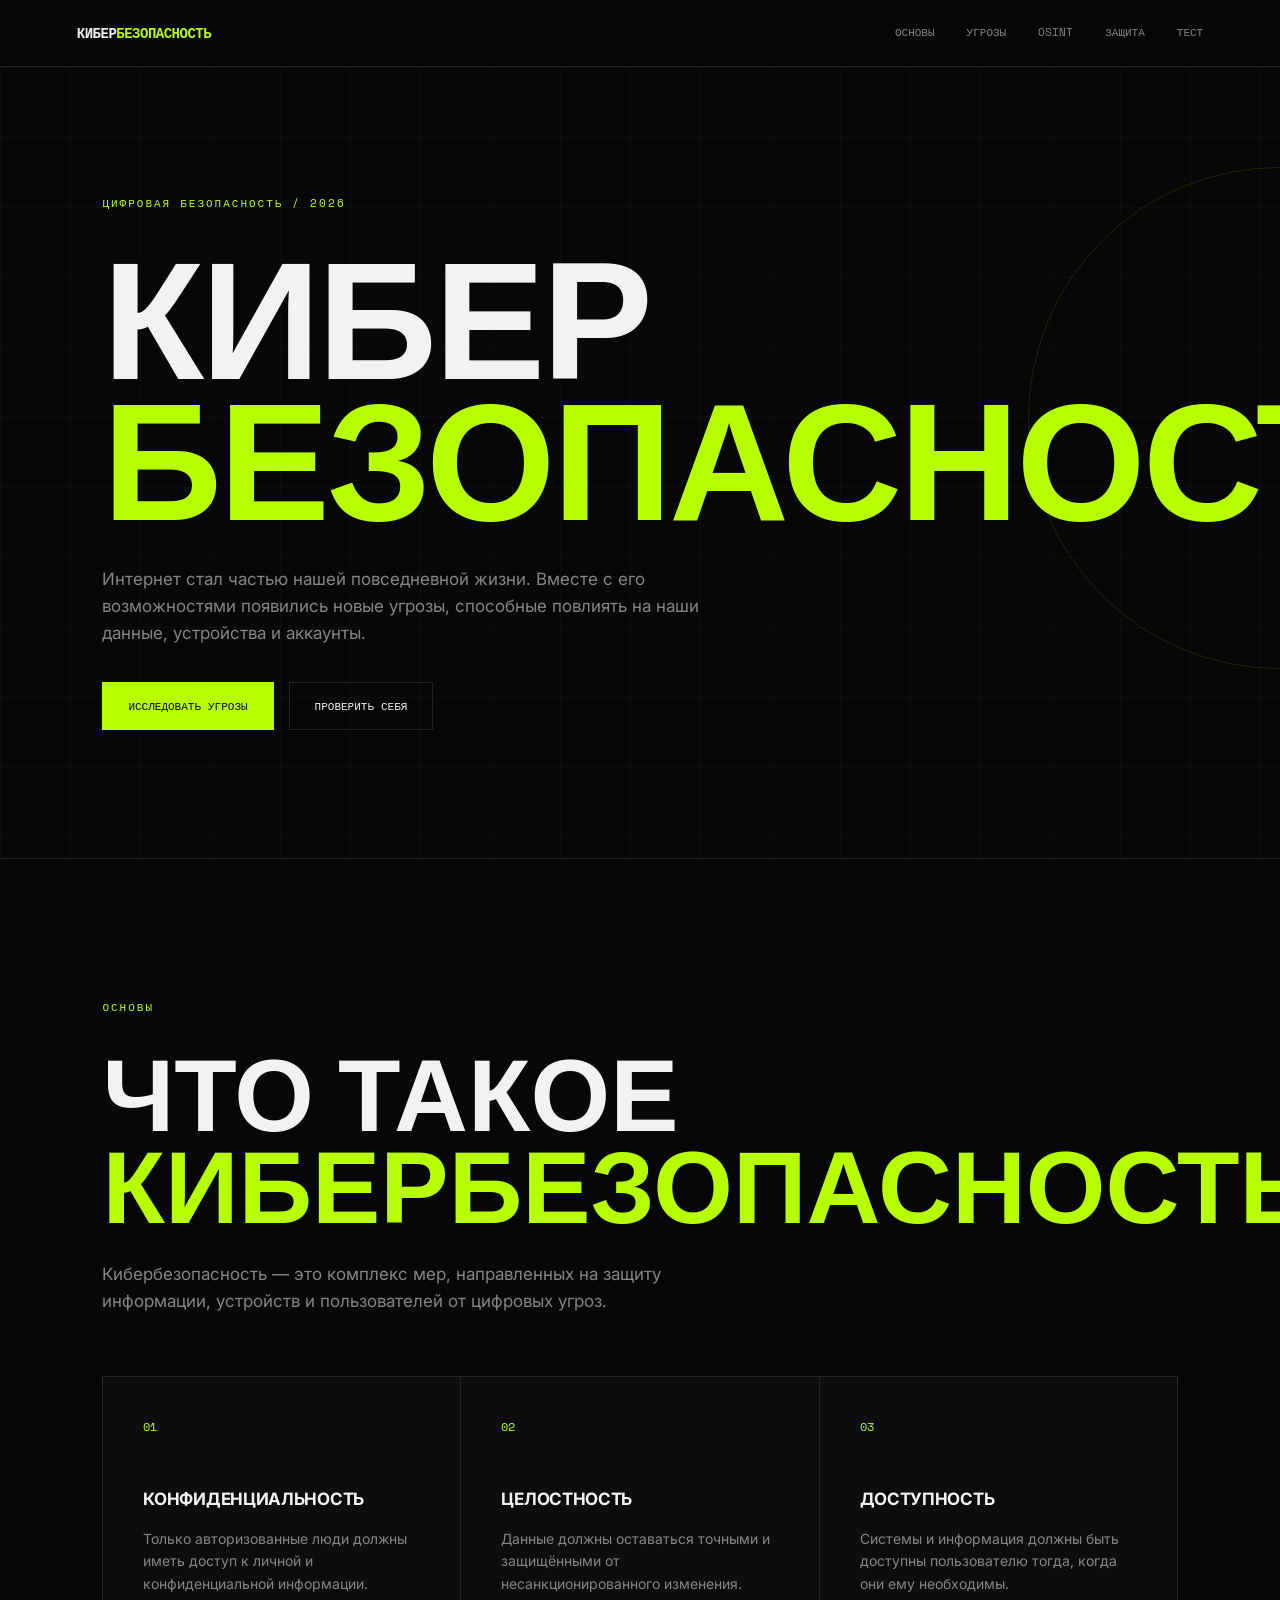
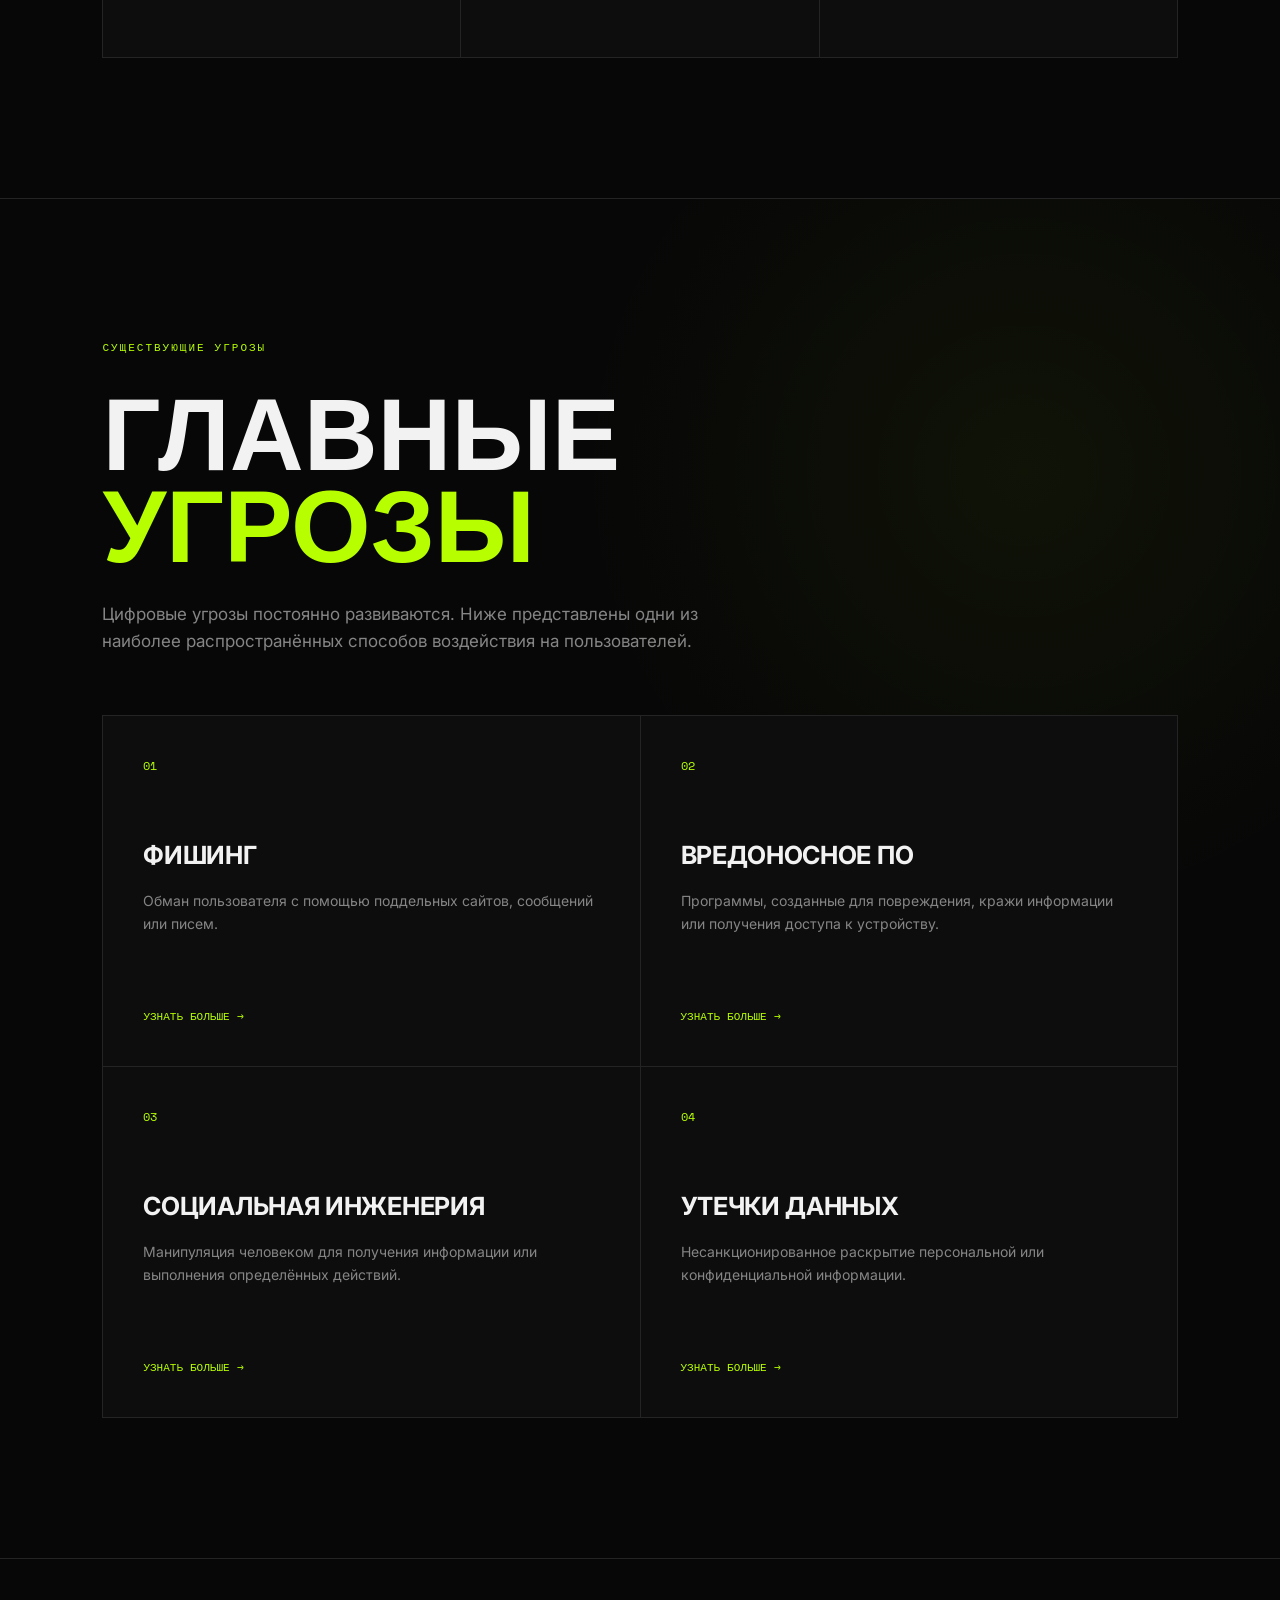
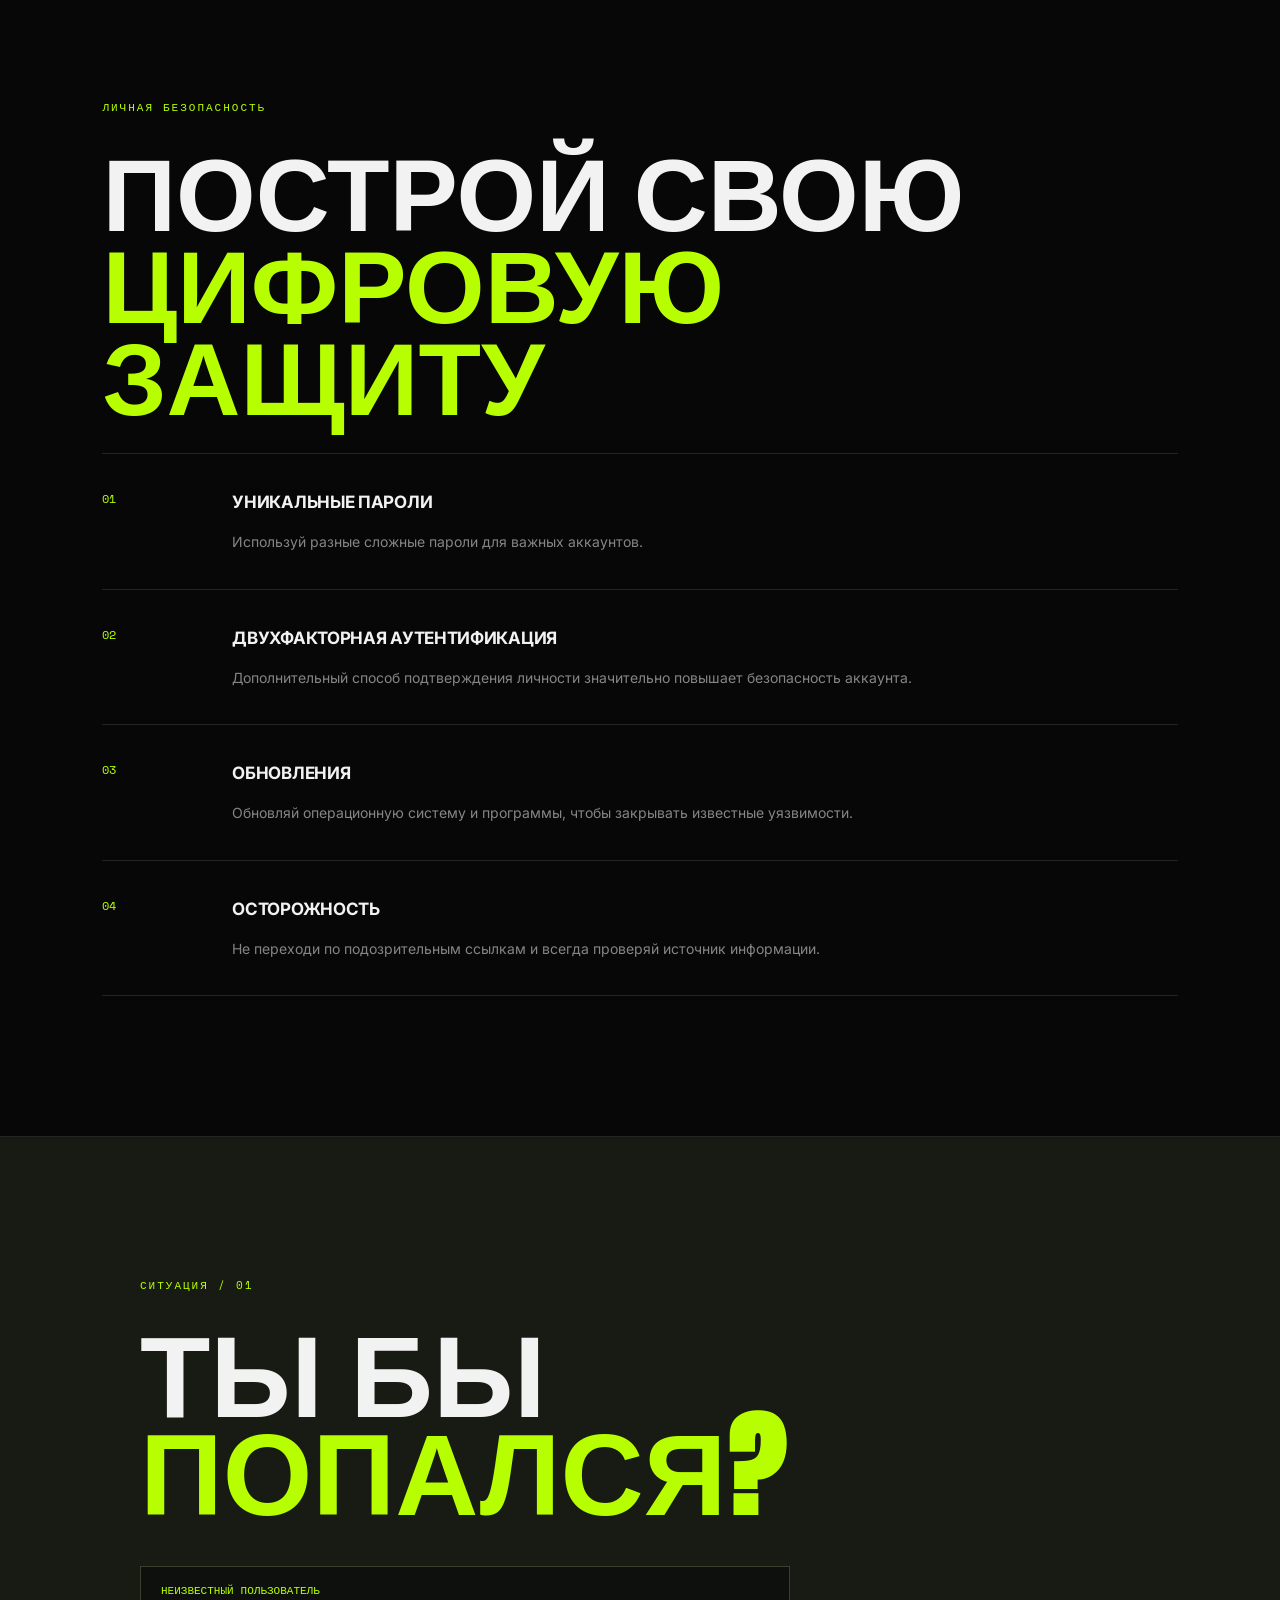
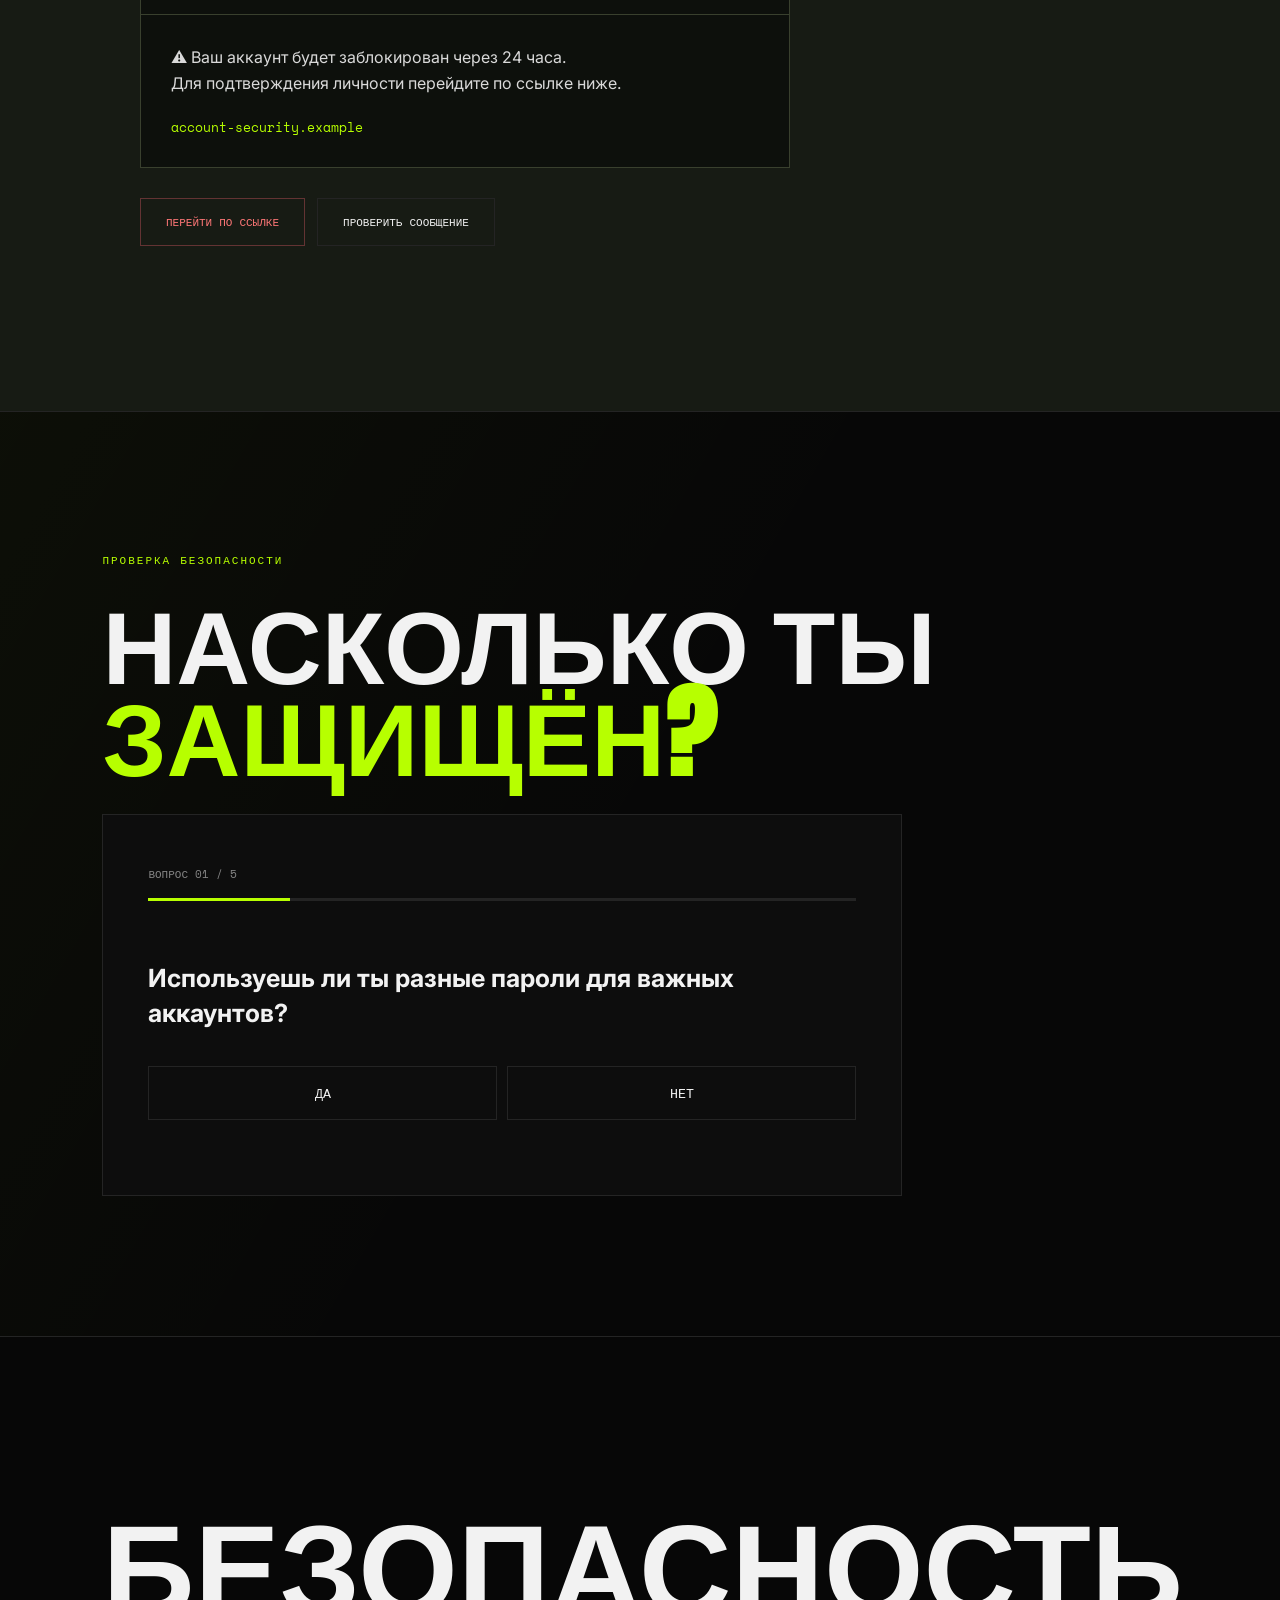
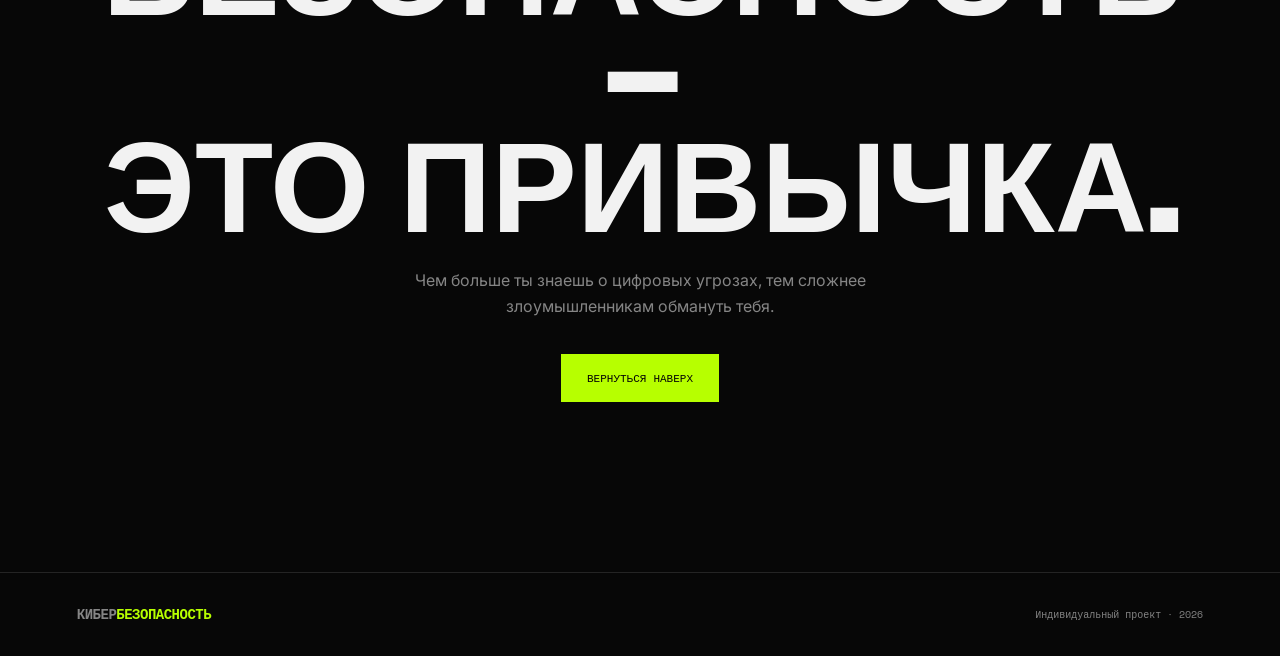
<file: index.html>
<!DOCTYPE html>
<html lang="ru">
<head>
    <meta charset="UTF-8">
    <meta name="viewport" content="width=device-width, initial-scale=1.0">
    <title>Кибербезопасность</title>

    <link rel="preconnect" href="https://fonts.googleapis.com">
    <link rel="preconnect" href="https://fonts.gstatic.com" crossorigin>
    <link href="https://fonts.googleapis.com/css2?family=Anton&family=Inter:wght@400;500;600;700&family=Space+Mono:wght@400;700&display=swap" rel="stylesheet">

    <link rel="stylesheet" href="style.css">
</head>

<body>

<header class="header">
    <div class="logo">
        КИБЕР<span>БЕЗОПАСНОСТЬ</span>
    </div>

    <ul class="nav-links">
        <li><a href="#basics">ОСНОВЫ</a></li>
        <li><a href="#threats">УГРОЗЫ</a></li>
        <li><a href="osint.html">OSINT</a></li>
        <li><a href="#defense">ЗАЩИТА</a></li>
        <li><a href="#quiz">ТЕСТ</a></li>
    </ul>
</header>


<main>

    <!-- HERO -->

    <section class="hero">

        <div class="hero-label">
            ЦИФРОВАЯ БЕЗОПАСНОСТЬ / 2026
        </div>

        <h1>
            КИБЕР
            <span>БЕЗОПАСНОСТЬ</span>
        </h1>

        <p class="hero-description">
            Интернет стал частью нашей повседневной жизни.
            Вместе с его возможностями появились новые угрозы,
            способные повлиять на наши данные, устройства и аккаунты.
        </p>

        <div class="hero-buttons">
            <a href="#threats" class="button button-primary">
                Исследовать угрозы
            </a>

            <a href="#quiz" class="button button-secondary">
                Проверить себя
            </a>
        </div>

    </section>


    <!-- BASICS -->

    <section class="section" id="basics">

        <div class="section-label">
            ОСНОВЫ
        </div>

        <h2>
            Что такое<br>
            <span>кибербезопасность?</span>
        </h2>

        <p class="section-intro">
            Кибербезопасность — это комплекс мер, направленных
            на защиту информации, устройств и пользователей
            от цифровых угроз.
        </p>


        <div class="info-grid">

            <article class="info-card">
                <div class="card-number">01</div>

                <h3>КОНФИДЕНЦИАЛЬНОСТЬ</h3>

                <p>
                    Только авторизованные люди должны иметь
                    доступ к личной и конфиденциальной информации.
                </p>
            </article>


            <article class="info-card">
                <div class="card-number">02</div>

                <h3>ЦЕЛОСТНОСТЬ</h3>

                <p>
                    Данные должны оставаться точными и защищёнными
                    от несанкционированного изменения.
                </p>
            </article>


            <article class="info-card">
                <div class="card-number">03</div>

                <h3>ДОСТУПНОСТЬ</h3>

                <p>
                    Системы и информация должны быть доступны
                    пользователю тогда, когда они ему необходимы.
                </p>
            </article>

        </div>

    </section>


    <!-- THREATS -->

    <section class="section threats-section" id="threats">

        <div class="section-label">
            СУЩЕСТВУЮЩИЕ УГРОЗЫ
        </div>

        <h2>
            Главные<br>
            <span>угрозы</span>
        </h2>

        <p class="section-intro">
            Цифровые угрозы постоянно развиваются.
            Ниже представлены одни из наиболее распространённых
            способов воздействия на пользователей.
        </p>


        <div class="threat-grid">

            <article class="threat-card">

                <div class="threat-icon">
                    01
                </div>

                <h3>ФИШИНГ</h3>

                <p>
                    Обман пользователя с помощью поддельных
                    сайтов, сообщений или писем.
                </p>

                <a href="phishing.html" class="learn-more">
                    УЗНАТЬ БОЛЬШЕ →
                </a>

            </article>


            <article class="threat-card">

                <div class="threat-icon">
                    02
                </div>

                <h3>ВРЕДОНОСНОЕ ПО</h3>

                <p>
                    Программы, созданные для повреждения,
                    кражи информации или получения доступа
                    к устройству.
                </p>

                <a href="malware.html" class="learn-more">
                    УЗНАТЬ БОЛЬШЕ →
                </a>

            </article>


            <article class="threat-card">

                <div class="threat-icon">
                    03
                </div>

                <h3>СОЦИАЛЬНАЯ ИНЖЕНЕРИЯ</h3>

                <p>
                    Манипуляция человеком для получения
                    информации или выполнения определённых действий.
                </p>

                <a href="social-engineering.html" class="learn-more">
                    УЗНАТЬ БОЛЬШЕ →
                </a>

            </article>


            <article class="threat-card">

                <div class="threat-icon">
                    04
                </div>

                <h3>УТЕЧКИ ДАННЫХ</h3>

                <p>
                    Несанкционированное раскрытие персональной
                    или конфиденциальной информации.
                </p>

                <a href="data-leaks.html" class="learn-more">
                    УЗНАТЬ БОЛЬШЕ →
                </a>

            </article>

        </div>

    </section>


    <!-- DEFENSE -->

    <section class="section" id="defense">

        <div class="section-label">
            ЛИЧНАЯ БЕЗОПАСНОСТЬ
        </div>

        <h2>
            Построй свою<br>
            <span>цифровую защиту</span>
        </h2>


        <div class="defense-list">

            <div class="defense-item">

                <div class="defense-number">01</div>

                <div>
                    <h3>УНИКАЛЬНЫЕ ПАРОЛИ</h3>

                    <p>
                        Используй разные сложные пароли
                        для важных аккаунтов.
                    </p>
                </div>

            </div>


            <div class="defense-item">

                <div class="defense-number">02</div>

                <div>
                    <h3>ДВУХФАКТОРНАЯ АУТЕНТИФИКАЦИЯ</h3>

                    <p>
                        Дополнительный способ подтверждения личности
                        значительно повышает безопасность аккаунта.
                    </p>
                </div>

            </div>


            <div class="defense-item">

                <div class="defense-number">03</div>

                <div>
                    <h3>ОБНОВЛЕНИЯ</h3>

                    <p>
                        Обновляй операционную систему и программы,
                        чтобы закрывать известные уязвимости.
                    </p>
                </div>

            </div>


            <div class="defense-item">

                <div class="defense-number">04</div>

                <div>
                    <h3>ОСТОРОЖНОСТЬ</h3>

                    <p>
                        Не переходи по подозрительным ссылкам
                        и всегда проверяй источник информации.
                    </p>
                </div>

            </div>

        </div>

    </section>


    <!-- SCENARIO -->

    <section class="scenario">

        <div class="scenario-content">

            <div class="section-label">
                СИТУАЦИЯ / 01
            </div>

            <h2>
                Ты бы<br>
                <span>попался?</span>
            </h2>

            <div class="message-window">

                <div class="message-header">
                    НЕИЗВЕСТНЫЙ ПОЛЬЗОВАТЕЛЬ
                </div>

                <div class="message-body">

                    <p>
                        ⚠ Ваш аккаунт будет заблокирован
                        через 24 часа.
                    </p>

                    <p>
                        Для подтверждения личности перейдите
                        по ссылке ниже.
                    </p>

                    <p class="fake-link">
                        account-security.example
                    </p>

                </div>

            </div>


            <div class="scenario-buttons">

                <button
                    class="button button-danger"
                    onclick="phishingChoice('link')">
                    Перейти по ссылке
                </button>

                <button
                    class="button button-secondary"
                    onclick="phishingChoice('check')">
                    Проверить сообщение
                </button>

            </div>


            <div id="scenario-result" class="scenario-result"></div>

        </div>

    </section>


    <!-- QUIZ -->

    <section class="section quiz-section" id="quiz">

        <div class="section-label">
            ПРОВЕРКА БЕЗОПАСНОСТИ
        </div>

        <h2>
            Насколько ты<br>
            <span>защищён?</span>
        </h2>


        <div class="quiz-box">

            <div class="quiz-progress">
                <span id="question-number">ВОПРОС 01 / 05</span>

                <div class="progress-line">
                    <div id="progress-bar"></div>
                </div>
            </div>


            <h3 id="question">
                Используешь ли ты разные пароли
                для важных аккаунтов?
            </h3>


            <div class="quiz-buttons">

                <button
                    class="quiz-button"
                    onclick="answerQuiz(true)">
                    ДА
                </button>

                <button
                    class="quiz-button"
                    onclick="answerQuiz(false)">
                    НЕТ
                </button>

            </div>


            <div id="quiz-result" class="quiz-result"></div>

        </div>

    </section>


    <!-- FINAL -->

    <section class="final-section">

        <h2>
            БЕЗОПАСНОСТЬ —<br>
            ЭТО ПРИВЫЧКА.
        </h2>

        <p>
            Чем больше ты знаешь о цифровых угрозах,
            тем сложнее злоумышленникам обмануть тебя.
        </p>

        <a href="#" class="button button-primary">
            Вернуться наверх
        </a>

    </section>

</main>


<footer class="footer">

    <div class="logo">
        КИБЕР<span>БЕЗОПАСНОСТЬ</span>
    </div>

    <div>
        Индивидуальный проект · 2026
    </div>

</footer>


<script src="script.js"></script>

</body>
</html>
</file>
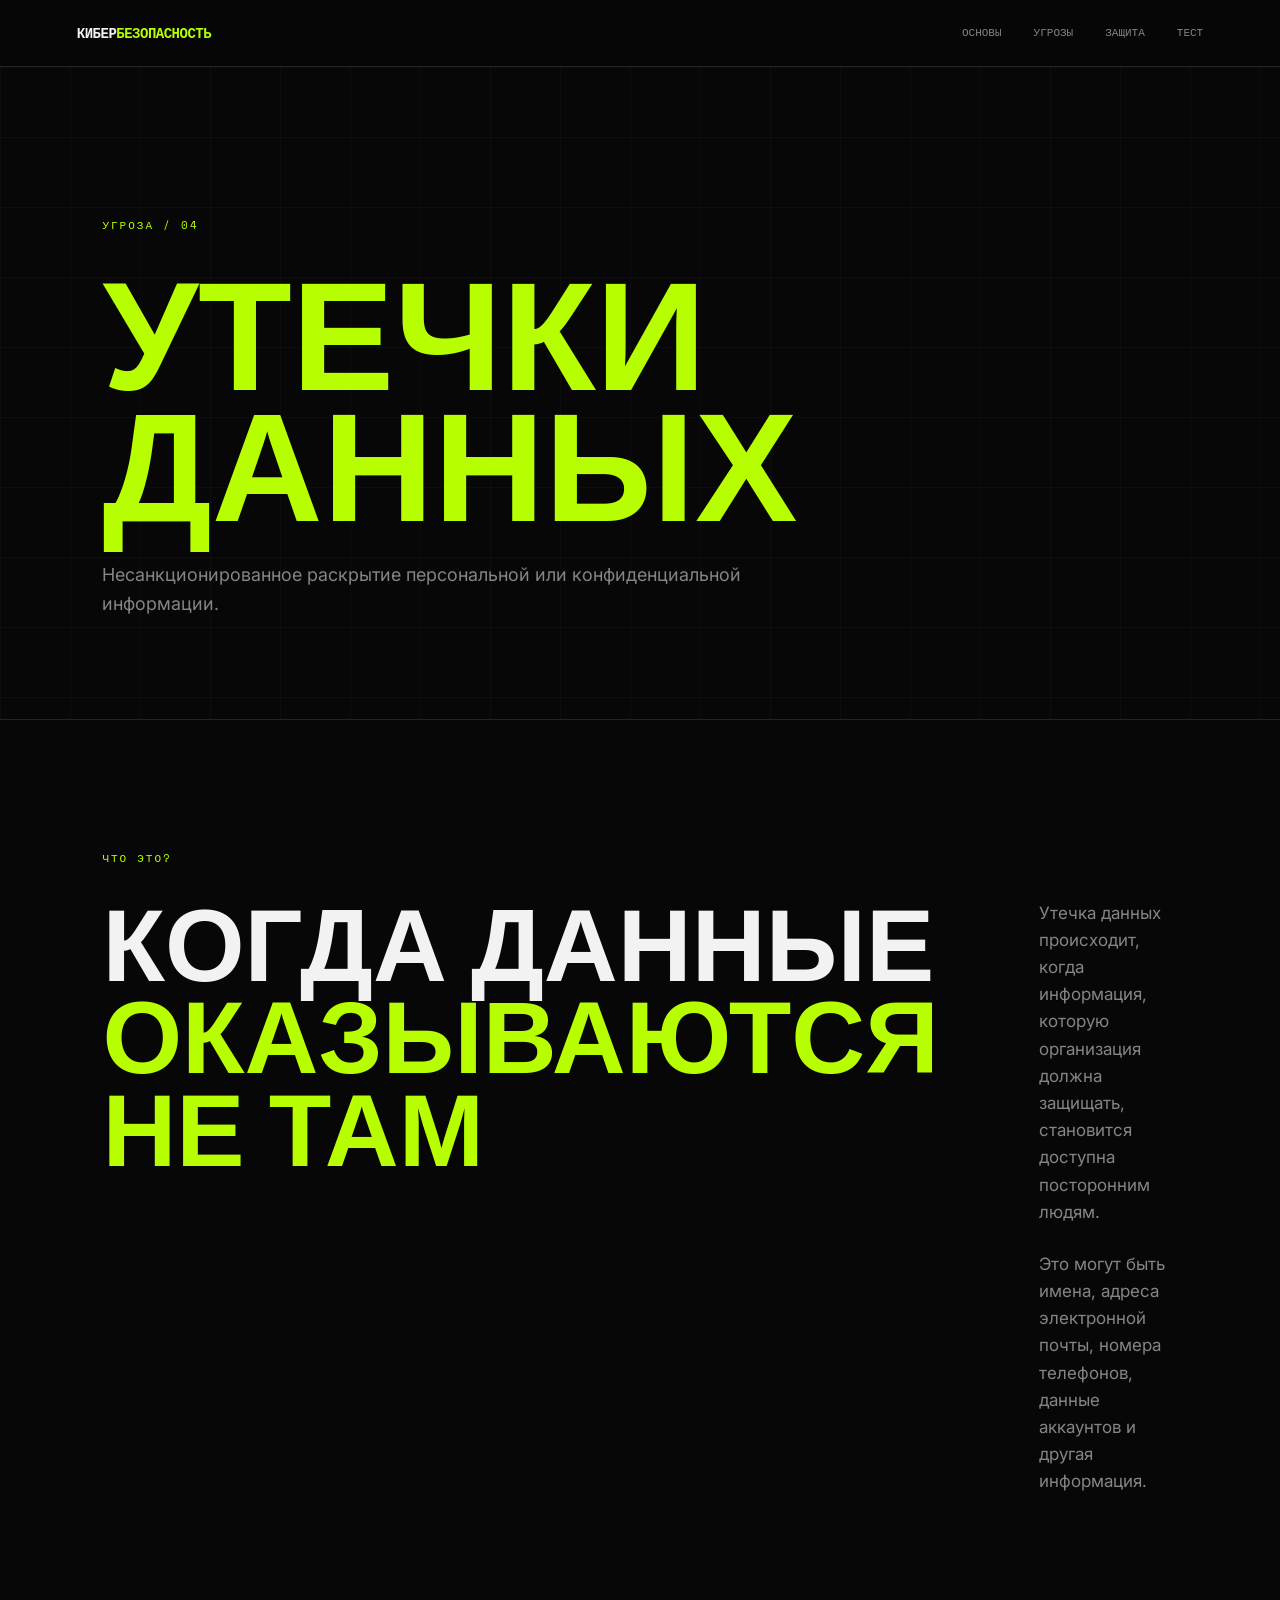
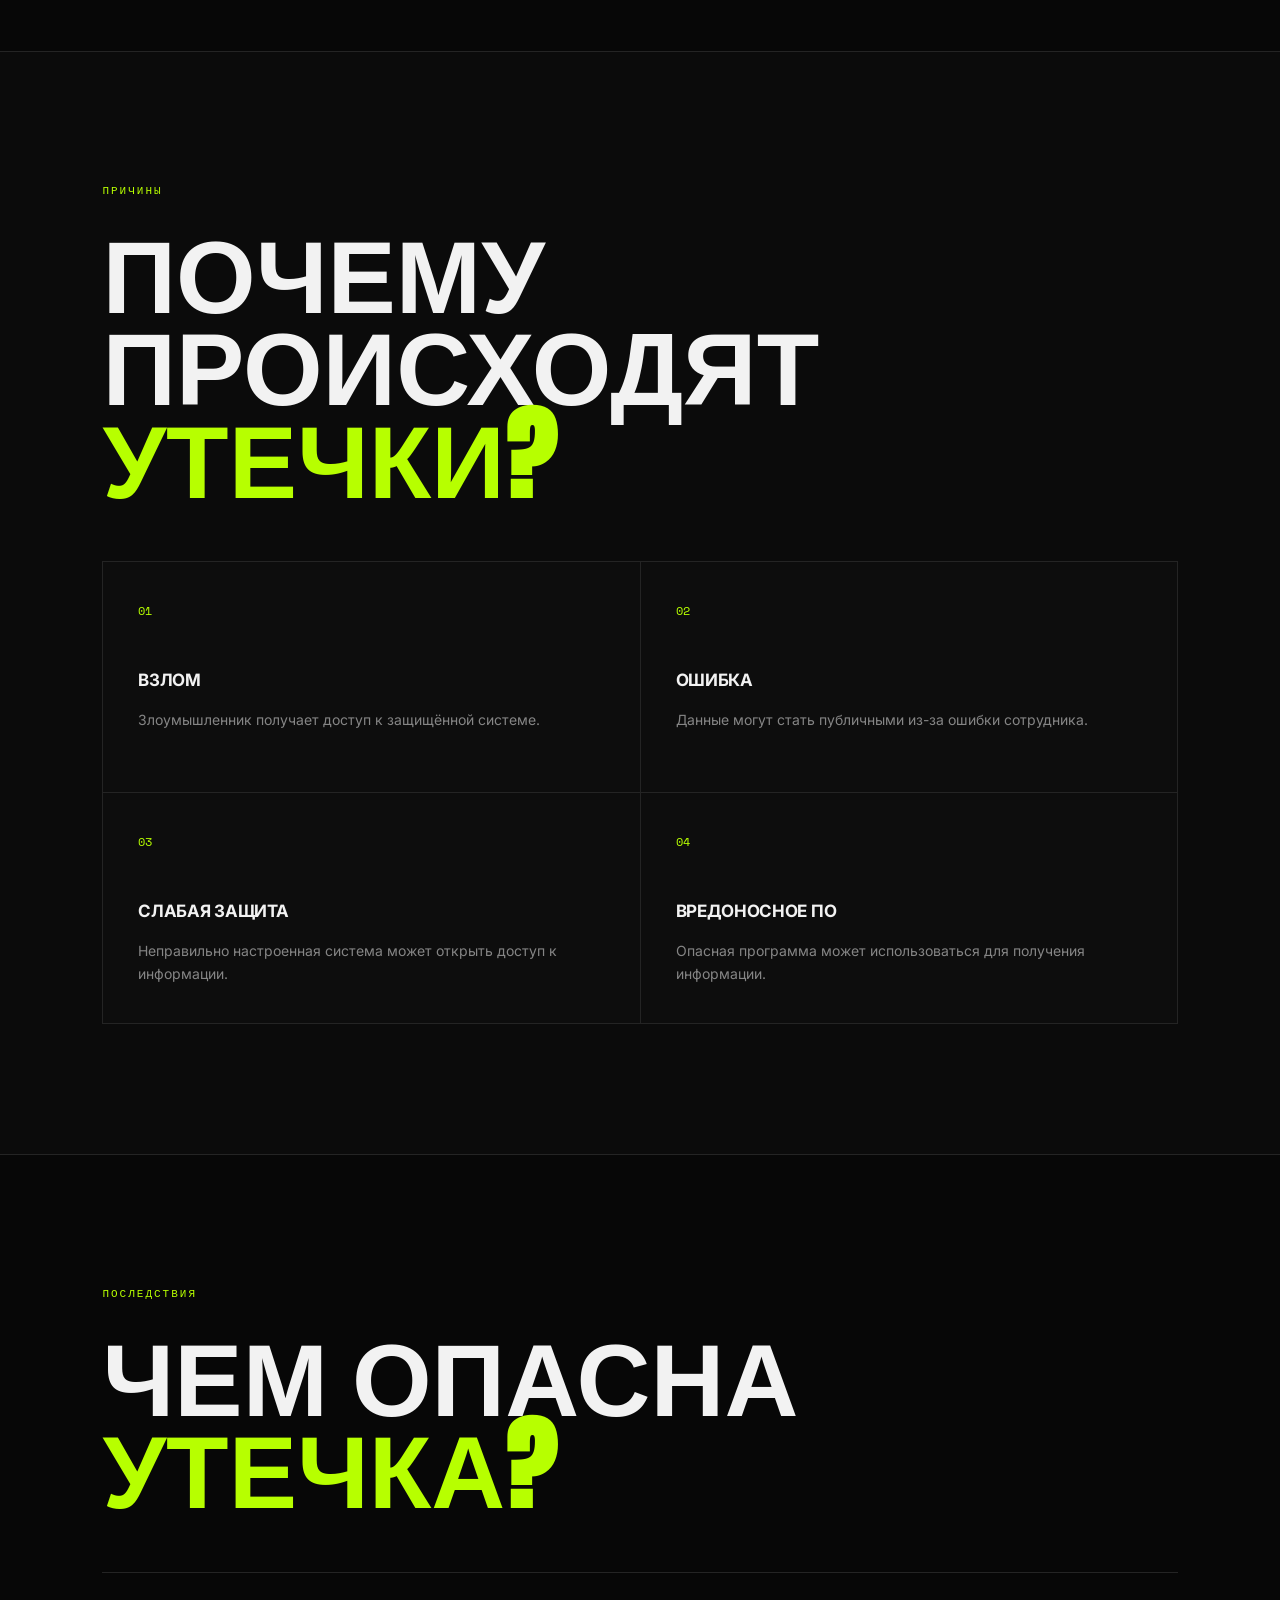
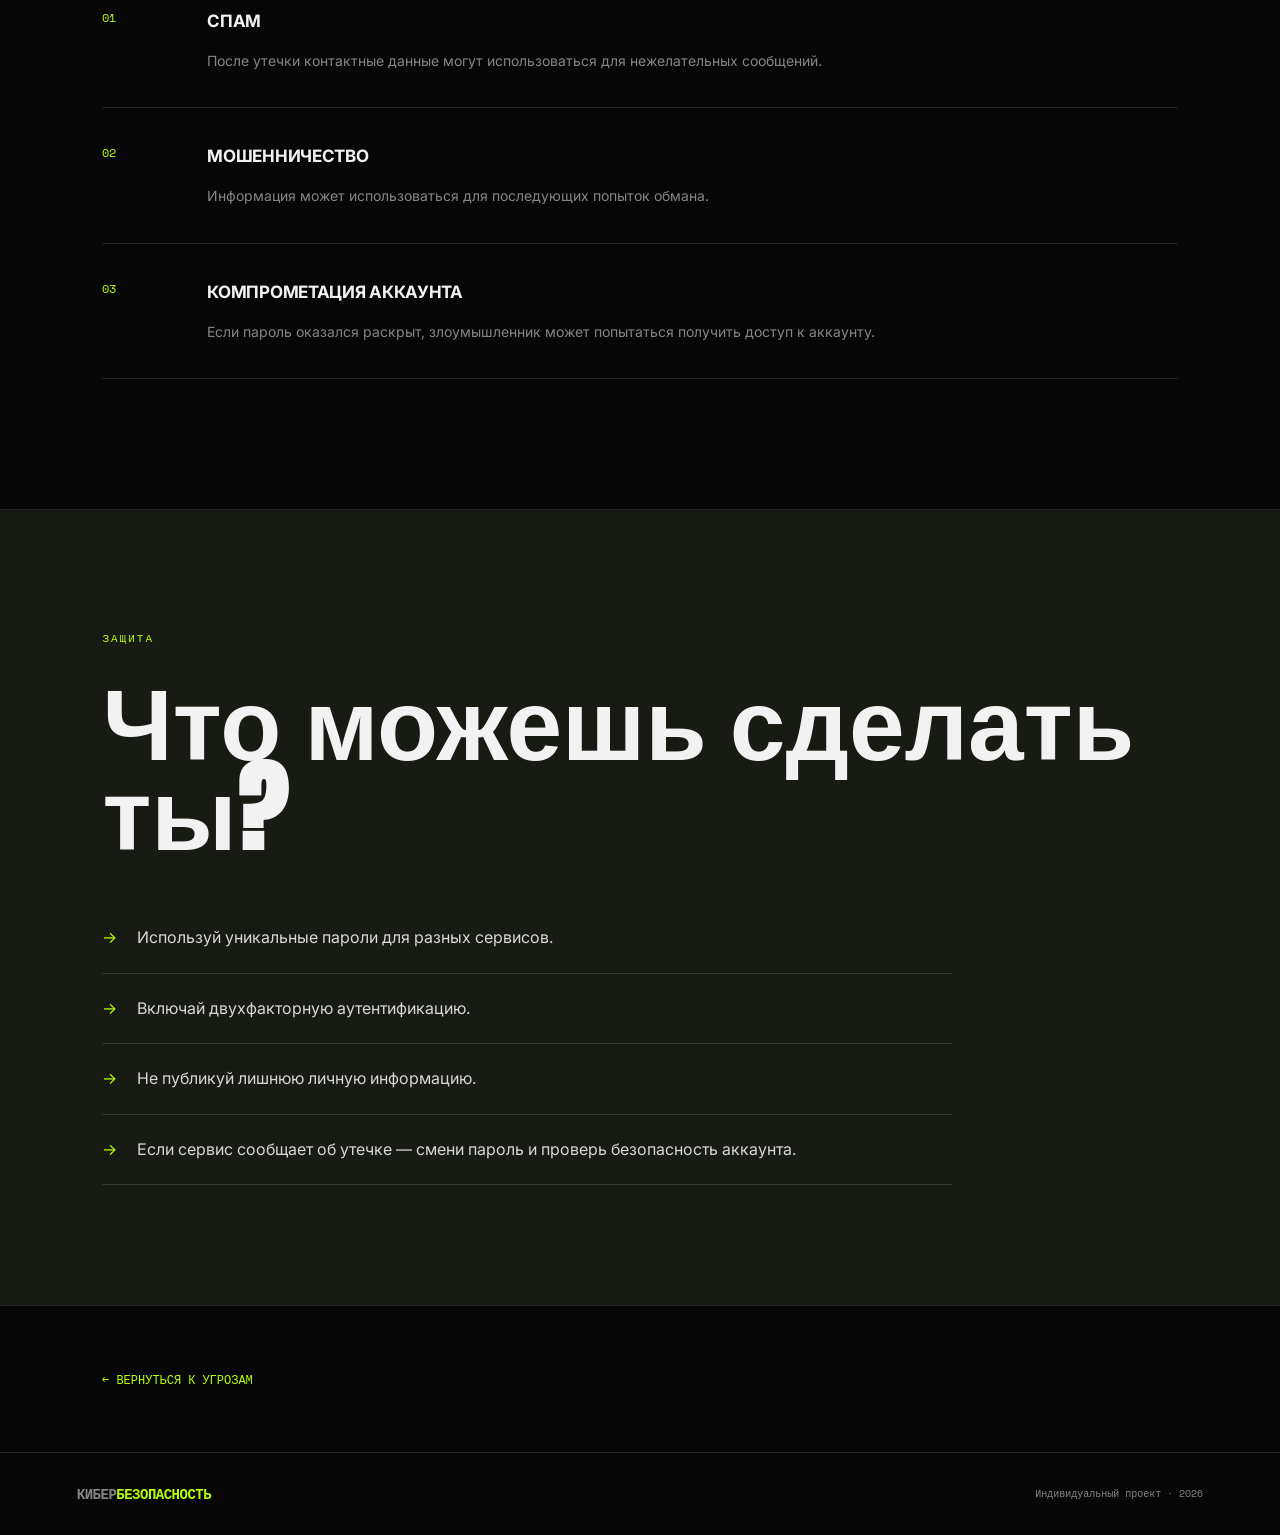
<file: data-leaks.html>
<!DOCTYPE html>
<html lang="ru">
<head>
    <meta charset="UTF-8">
    <meta name="viewport" content="width=device-width, initial-scale=1.0">

    <title>Утечки данных — Кибербезопасность</title>

    <link rel="preconnect" href="https://fonts.googleapis.com">
    <link rel="preconnect" href="https://fonts.gstatic.com" crossorigin>

    <link href="https://fonts.googleapis.com/css2?family=Anton&family=Inter:wght@400;500;600;700&family=Space+Mono:wght@400;700&display=swap" rel="stylesheet">

    <link rel="stylesheet" href="style.css">
</head>

<body>

<header class="header">

    <a href="index.html" class="logo">
        КИБЕР<span>БЕЗОПАСНОСТЬ</span>
    </a>

    <ul class="nav-links">
    <li><a href="index.html#basics">Основы</a></li>
    <li><a href="index.html#threats">Угрозы</a></li>
    <li><a href="index.html#defense">Защита</a></li>
    <li><a href="index.html#quiz">Тест</a></li>
</ul>

</header>


<main>

<section class="article-hero">

    <div class="section-label">
        УГРОЗА / 04
    </div>

    <h1>
        УТЕЧКИ<br>
        ДАННЫХ
    </h1>

    <p>
        Несанкционированное раскрытие
        персональной или конфиденциальной информации.
    </p>

</section>


<section class="article-section">

    <div class="article-grid">

        <div>

            <div class="section-label">
                ЧТО ЭТО?
            </div>

            <h2>
                Когда данные<br>
                <span>оказываются не там</span>
            </h2>

        </div>

        <div class="article-text">

            <p>
                Утечка данных происходит, когда информация,
                которую организация должна защищать,
                становится доступна посторонним людям.
            </p>

            <p>
                Это могут быть имена, адреса электронной почты,
                номера телефонов, данные аккаунтов и другая
                информация.
            </p>

        </div>

    </div>

</section>


<section class="article-section dark-section">

    <div class="section-label">
        ПРИЧИНЫ
    </div>

    <h2>
        Почему происходят<br>
        <span>утечки?</span>
    </h2>


    <div class="warning-grid">

        <div class="warning-card">

            <span>01</span>

            <h3>ВЗЛОМ</h3>

            <p>
                Злоумышленник получает доступ
                к защищённой системе.
            </p>

        </div>


        <div class="warning-card">

            <span>02</span>

            <h3>ОШИБКА</h3>

            <p>
                Данные могут стать публичными
                из-за ошибки сотрудника.
            </p>

        </div>


        <div class="warning-card">

            <span>03</span>

            <h3>СЛАБАЯ ЗАЩИТА</h3>

            <p>
                Неправильно настроенная система
                может открыть доступ к информации.
            </p>

        </div>


        <div class="warning-card">

            <span>04</span>

            <h3>ВРЕДОНОСНОЕ ПО</h3>

            <p>
                Опасная программа может использоваться
                для получения информации.
            </p>

        </div>

    </div>

</section>


<section class="article-section">

    <div class="section-label">
        ПОСЛЕДСТВИЯ
    </div>

    <h2>
        Чем опасна<br>
        <span>утечка?</span>
    </h2>


    <div class="steps">

        <div class="step">

            <span>01</span>

            <div>
                <h3>СПАМ</h3>

                <p>
                    После утечки контактные данные
                    могут использоваться для нежелательных сообщений.
                </p>
            </div>

        </div>


        <div class="step">

            <span>02</span>

            <div>
                <h3>МОШЕННИЧЕСТВО</h3>

                <p>
                    Информация может использоваться
                    для последующих попыток обмана.
                </p>
            </div>

        </div>


        <div class="step">

            <span>03</span>

            <div>
                <h3>КОМПРОМЕТАЦИЯ АККАУНТА</h3>

                <p>
                    Если пароль оказался раскрыт,
                    злоумышленник может попытаться получить
                    доступ к аккаунту.
                </p>
            </div>

        </div>

    </div>

</section>


<section class="protection-section">

    <div class="section-label">
        ЗАЩИТА
    </div>

    <h2>
        Что можешь сделать ты?
    </h2>

    <ul class="protection-list">

        <li>
            Используй уникальные пароли для разных сервисов.
        </li>

        <li>
            Включай двухфакторную аутентификацию.
        </li>

        <li>
            Не публикуй лишнюю личную информацию.
        </li>

        <li>
            Если сервис сообщает об утечке —
            смени пароль и проверь безопасность аккаунта.
        </li>

    </ul>

</section>


<div class="back-section">

    <a href="index.html#threats" class="back-link">
        ← ВЕРНУТЬСЯ К УГРОЗАМ
    </a>

</div>

</main>


<footer class="footer">

    <div class="logo">
        КИБЕР<span>БЕЗОПАСНОСТЬ</span>
    </div>

    <div>
        Индивидуальный проект · 2026
    </div>

</footer>

</body>
</html>
</file>
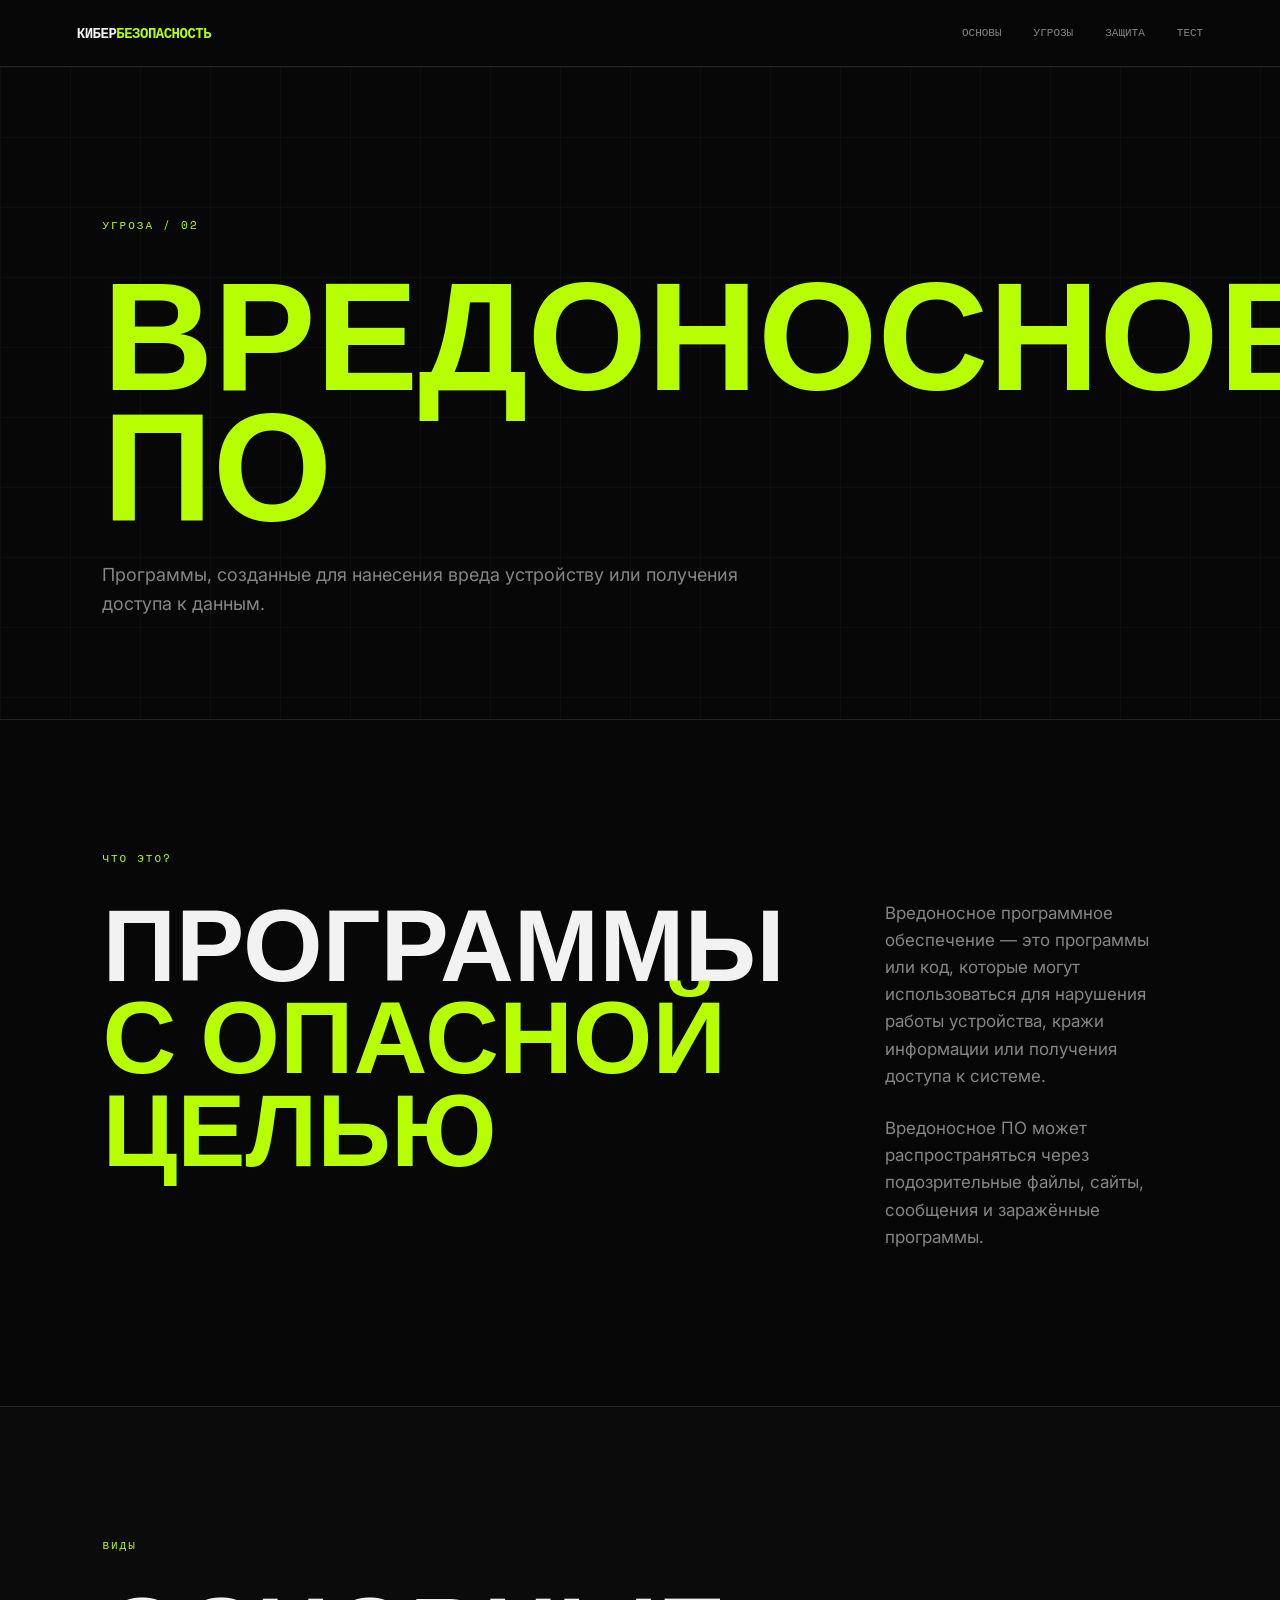
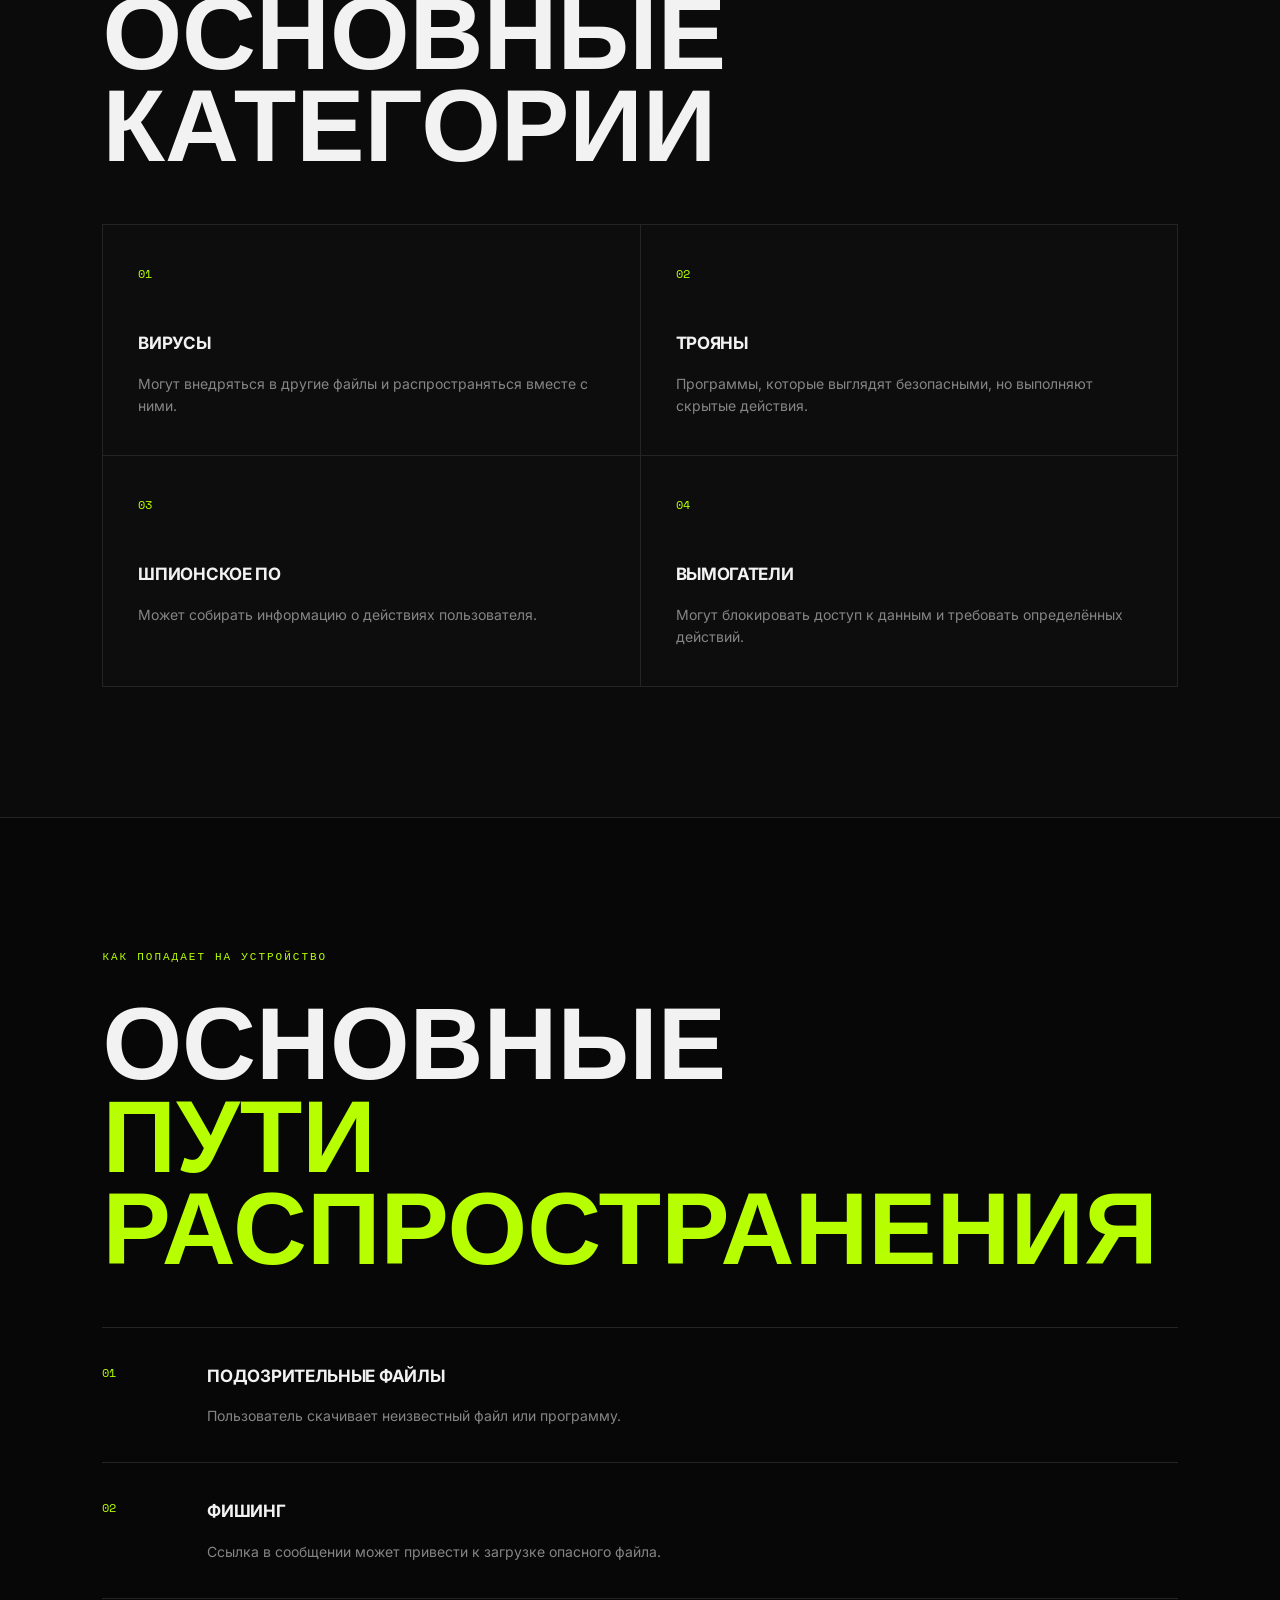
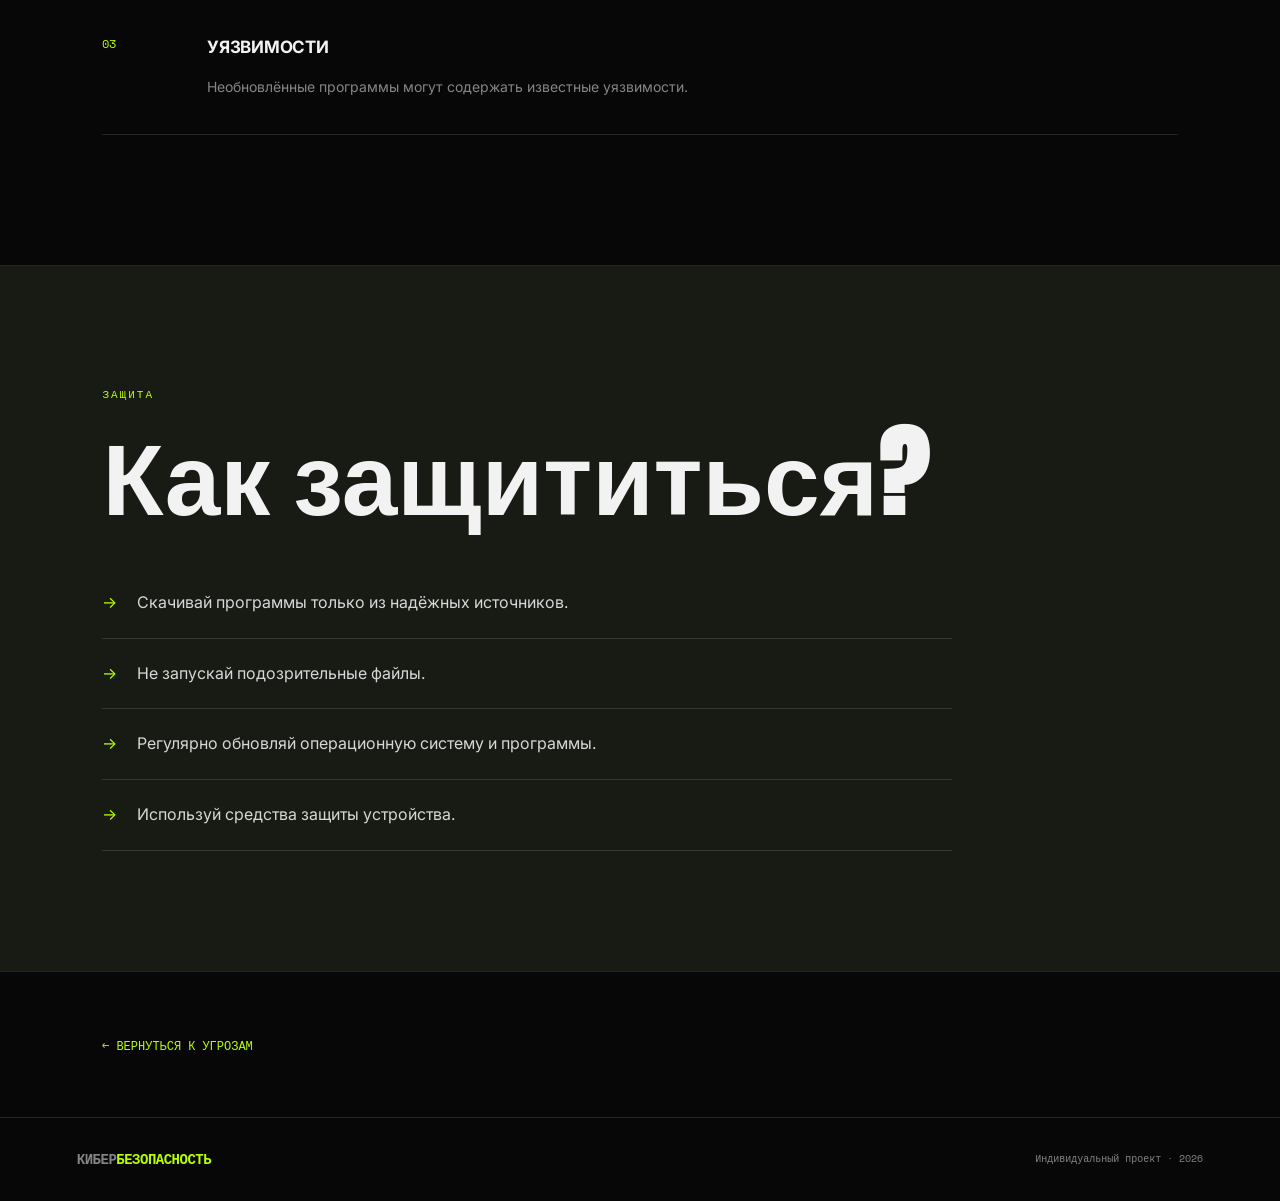
<file: malware.html>
<!DOCTYPE html>
<html lang="ru">
<head>
    <meta charset="UTF-8">
    <meta name="viewport" content="width=device-width, initial-scale=1.0">

    <title>Вредоносное ПО — Кибербезопасность</title>

    <link rel="preconnect" href="https://fonts.googleapis.com">
    <link rel="preconnect" href="https://fonts.gstatic.com" crossorigin>

    <link href="https://fonts.googleapis.com/css2?family=Anton&family=Inter:wght@400;500;600;700&family=Space+Mono:wght@400;700&display=swap" rel="stylesheet">

    <link rel="stylesheet" href="style.css">
</head>

<body>

<header class="header">

    <a href="index.html" class="logo">
        КИБЕР<span>БЕЗОПАСНОСТЬ</span>
    </a>

    <ul class="nav-links">
    <li><a href="index.html#basics">Основы</a></li>
    <li><a href="index.html#threats">Угрозы</a></li>
    <li><a href="index.html#defense">Защита</a></li>
    <li><a href="index.html#quiz">Тест</a></li>
</ul>

</header>


<main>

<section class="article-hero">

    <div class="section-label">
        УГРОЗА / 02
    </div>

    <h1>
        ВРЕДОНОСНОЕ ПО
    </h1>

    <p>
        Программы, созданные для нанесения вреда
        устройству или получения доступа к данным.
    </p>

</section>


<section class="article-section">

    <div class="article-grid">

        <div>

            <div class="section-label">
                ЧТО ЭТО?
            </div>

            <h2>
                Программы<br>
                <span>с опасной целью</span>
            </h2>

        </div>

        <div class="article-text">

            <p>
                Вредоносное программное обеспечение —
                это программы или код, которые могут
                использоваться для нарушения работы устройства,
                кражи информации или получения доступа к системе.
            </p>

            <p>
                Вредоносное ПО может распространяться
                через подозрительные файлы, сайты,
                сообщения и заражённые программы.
            </p>

        </div>

    </div>

</section>


<section class="article-section dark-section">

    <div class="section-label">
        ВИДЫ
    </div>

    <h2>
        Основные категории
    </h2>


    <div class="warning-grid">

        <div class="warning-card">
            <span>01</span>

            <h3>ВИРУСЫ</h3>

            <p>
                Могут внедряться в другие файлы
                и распространяться вместе с ними.
            </p>
        </div>


        <div class="warning-card">
            <span>02</span>

            <h3>ТРОЯНЫ</h3>

            <p>
                Программы, которые выглядят безопасными,
                но выполняют скрытые действия.
            </p>
        </div>


        <div class="warning-card">
            <span>03</span>

            <h3>ШПИОНСКОЕ ПО</h3>

            <p>
                Может собирать информацию
                о действиях пользователя.
            </p>
        </div>


        <div class="warning-card">
            <span>04</span>

            <h3>ВЫМОГАТЕЛИ</h3>

            <p>
                Могут блокировать доступ к данным
                и требовать определённых действий.
            </p>
        </div>

    </div>

</section>


<section class="article-section">

    <div class="section-label">
        КАК ПОПАДАЕТ НА УСТРОЙСТВО
    </div>

    <h2>
        Основные<br>
        <span>пути распространения</span>
    </h2>


    <div class="steps">

        <div class="step">
            <span>01</span>

            <div>
                <h3>ПОДОЗРИТЕЛЬНЫЕ ФАЙЛЫ</h3>

                <p>
                    Пользователь скачивает неизвестный
                    файл или программу.
                </p>
            </div>
        </div>


        <div class="step">
            <span>02</span>

            <div>
                <h3>ФИШИНГ</h3>

                <p>
                    Ссылка в сообщении может привести
                    к загрузке опасного файла.
                </p>
            </div>
        </div>


        <div class="step">
            <span>03</span>

            <div>
                <h3>УЯЗВИМОСТИ</h3>

                <p>
                    Необновлённые программы могут
                    содержать известные уязвимости.
                </p>
            </div>
        </div>

    </div>

</section>


<section class="protection-section">

    <div class="section-label">
        ЗАЩИТА
    </div>

    <h2>
        Как защититься?
    </h2>

    <ul class="protection-list">

        <li>
            Скачивай программы только из надёжных источников.
        </li>

        <li>
            Не запускай подозрительные файлы.
        </li>

        <li>
            Регулярно обновляй операционную систему
            и программы.
        </li>

        <li>
            Используй средства защиты устройства.
        </li>

    </ul>

</section>


<div class="back-section">

    <a href="index.html#threats" class="back-link">
        ← ВЕРНУТЬСЯ К УГРОЗАМ
    </a>

</div>

</main>


<footer class="footer">

    <div class="logo">
        КИБЕР<span>БЕЗОПАСНОСТЬ</span>
    </div>

    <div>
        Индивидуальный проект · 2026
    </div>

</footer>

</body>
</html>
</file>
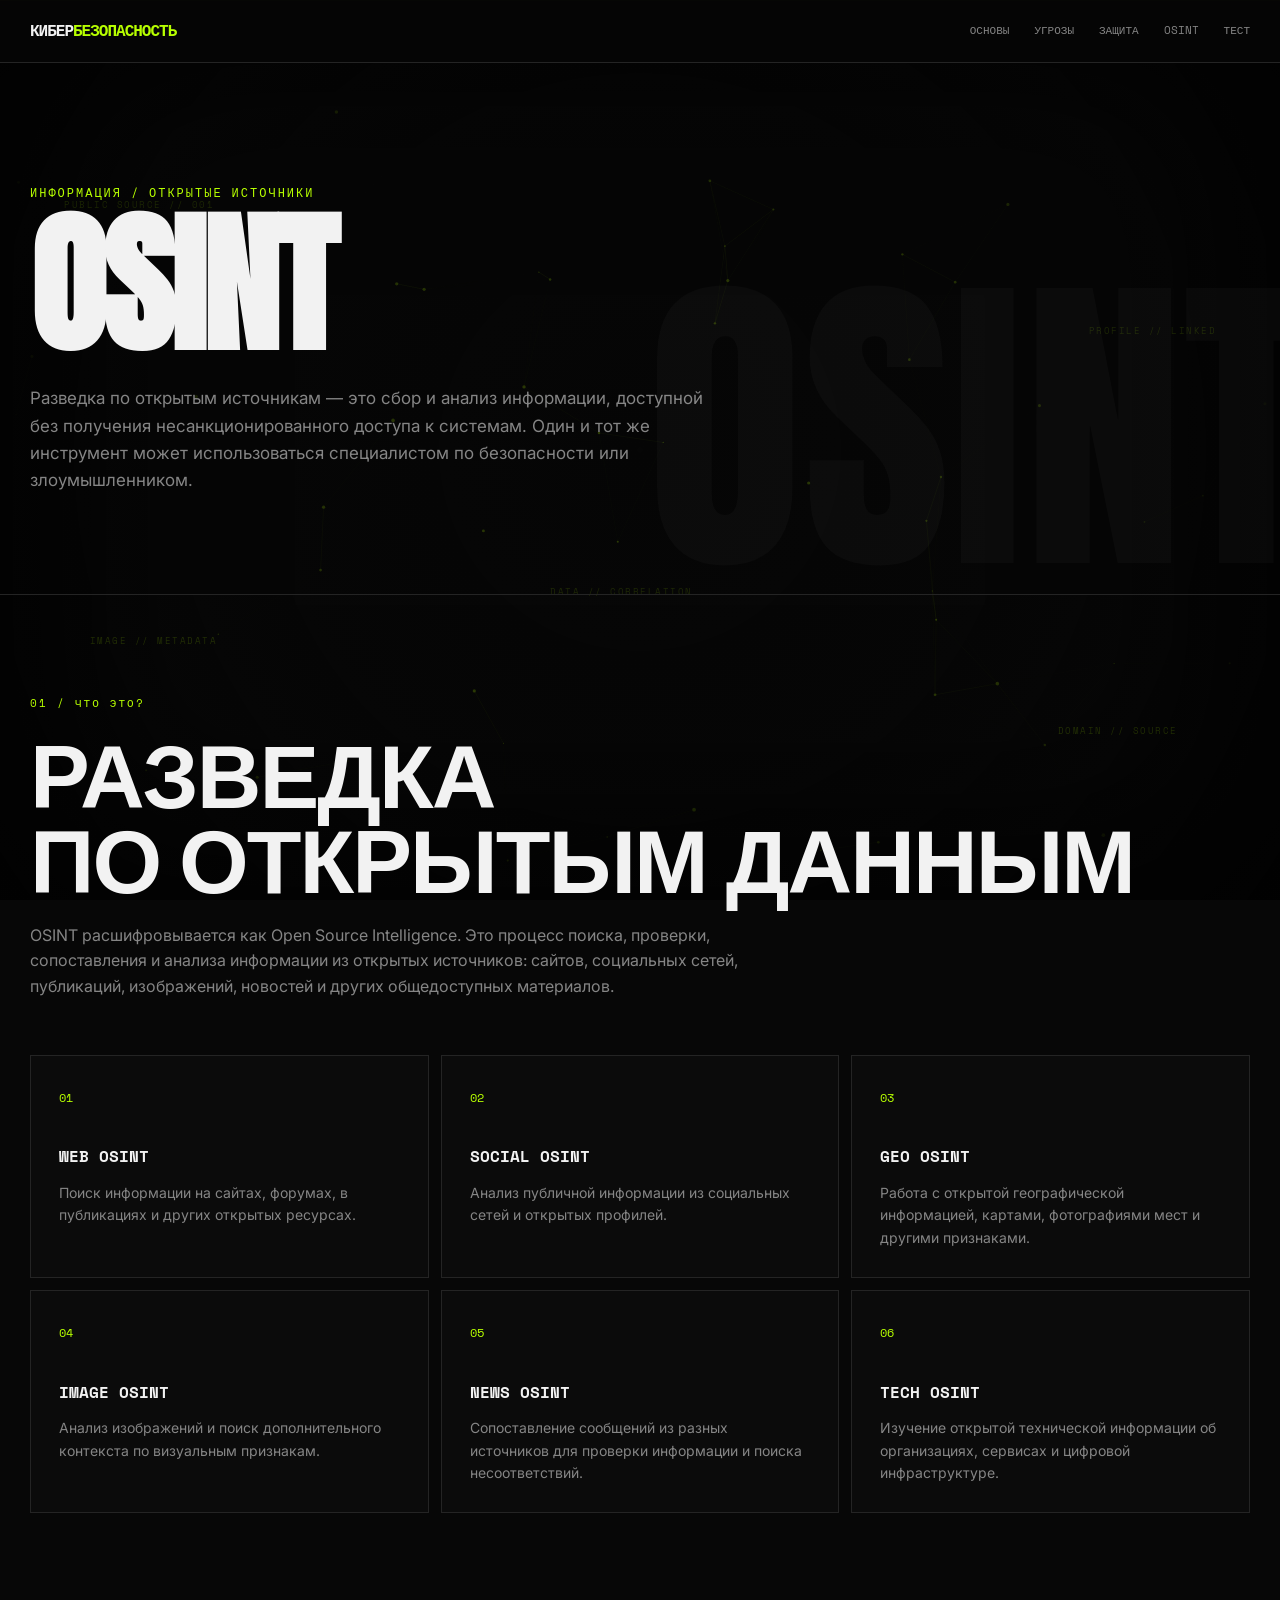
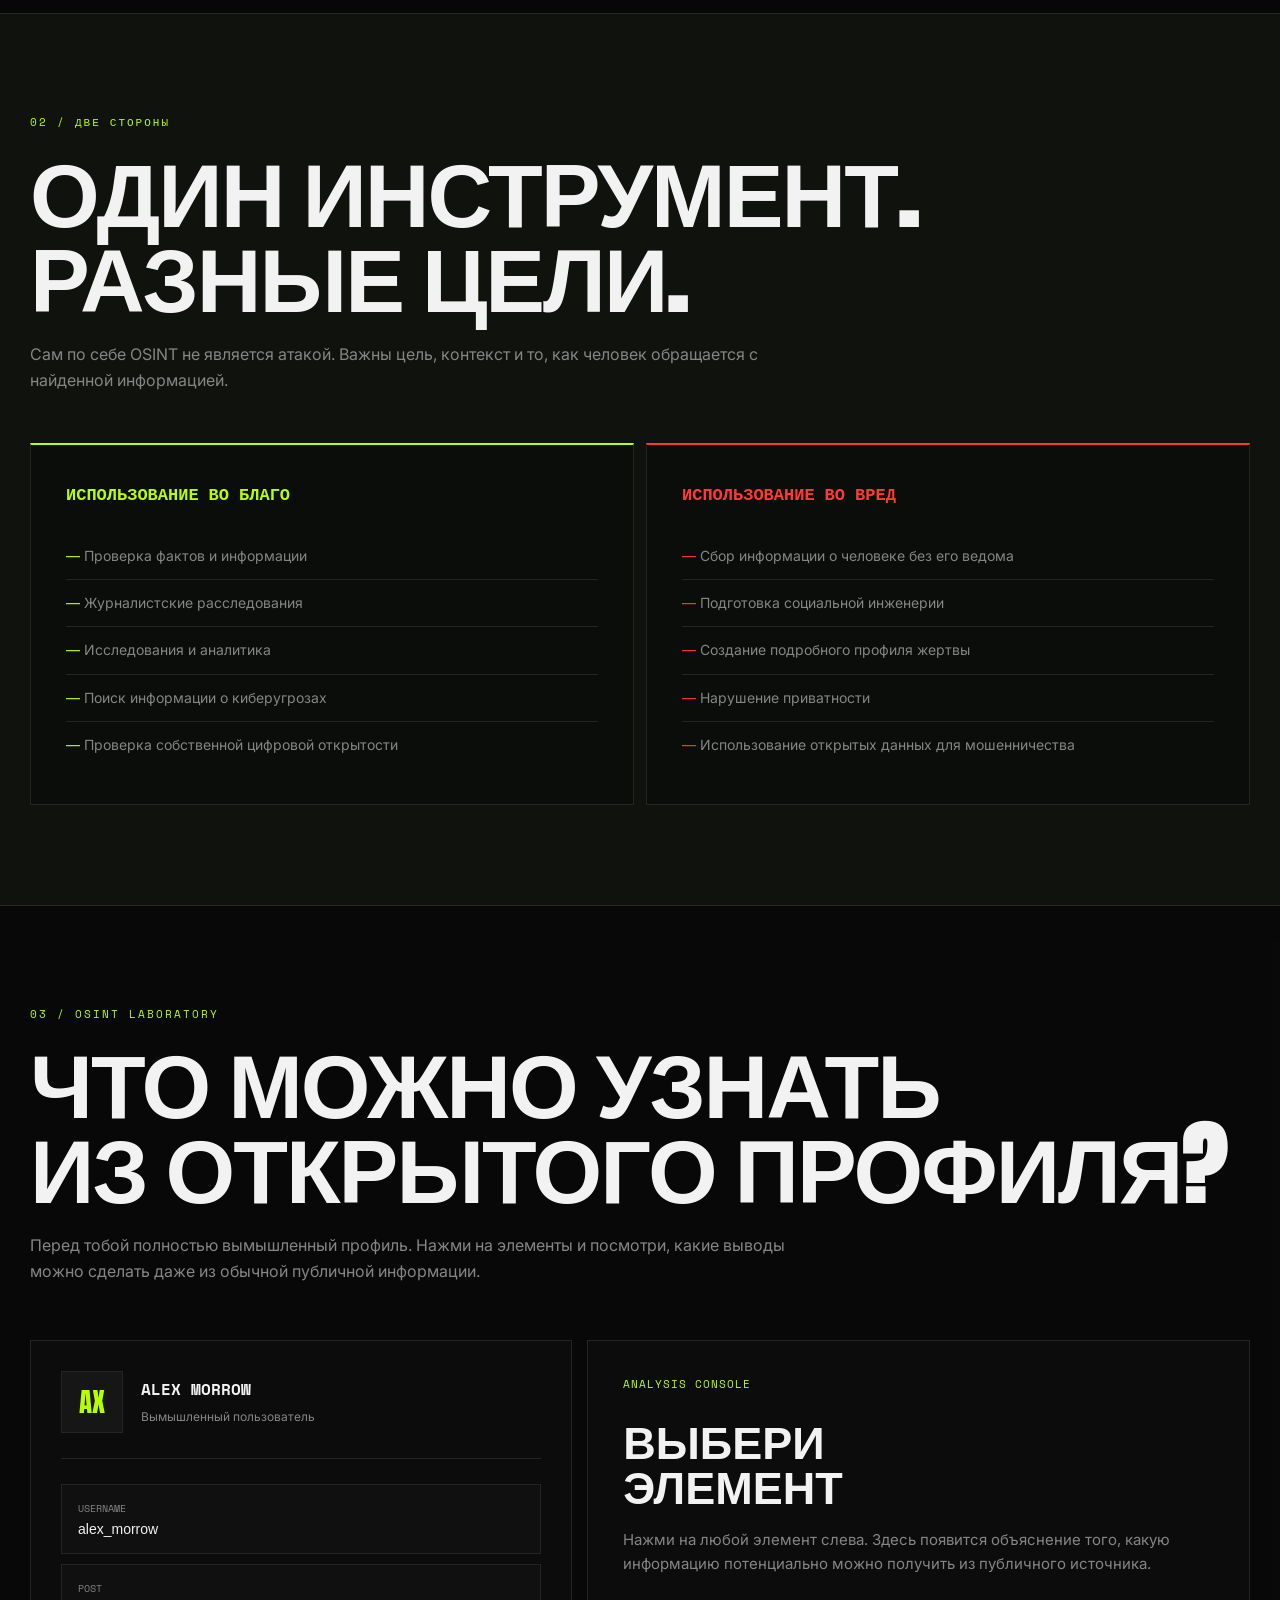
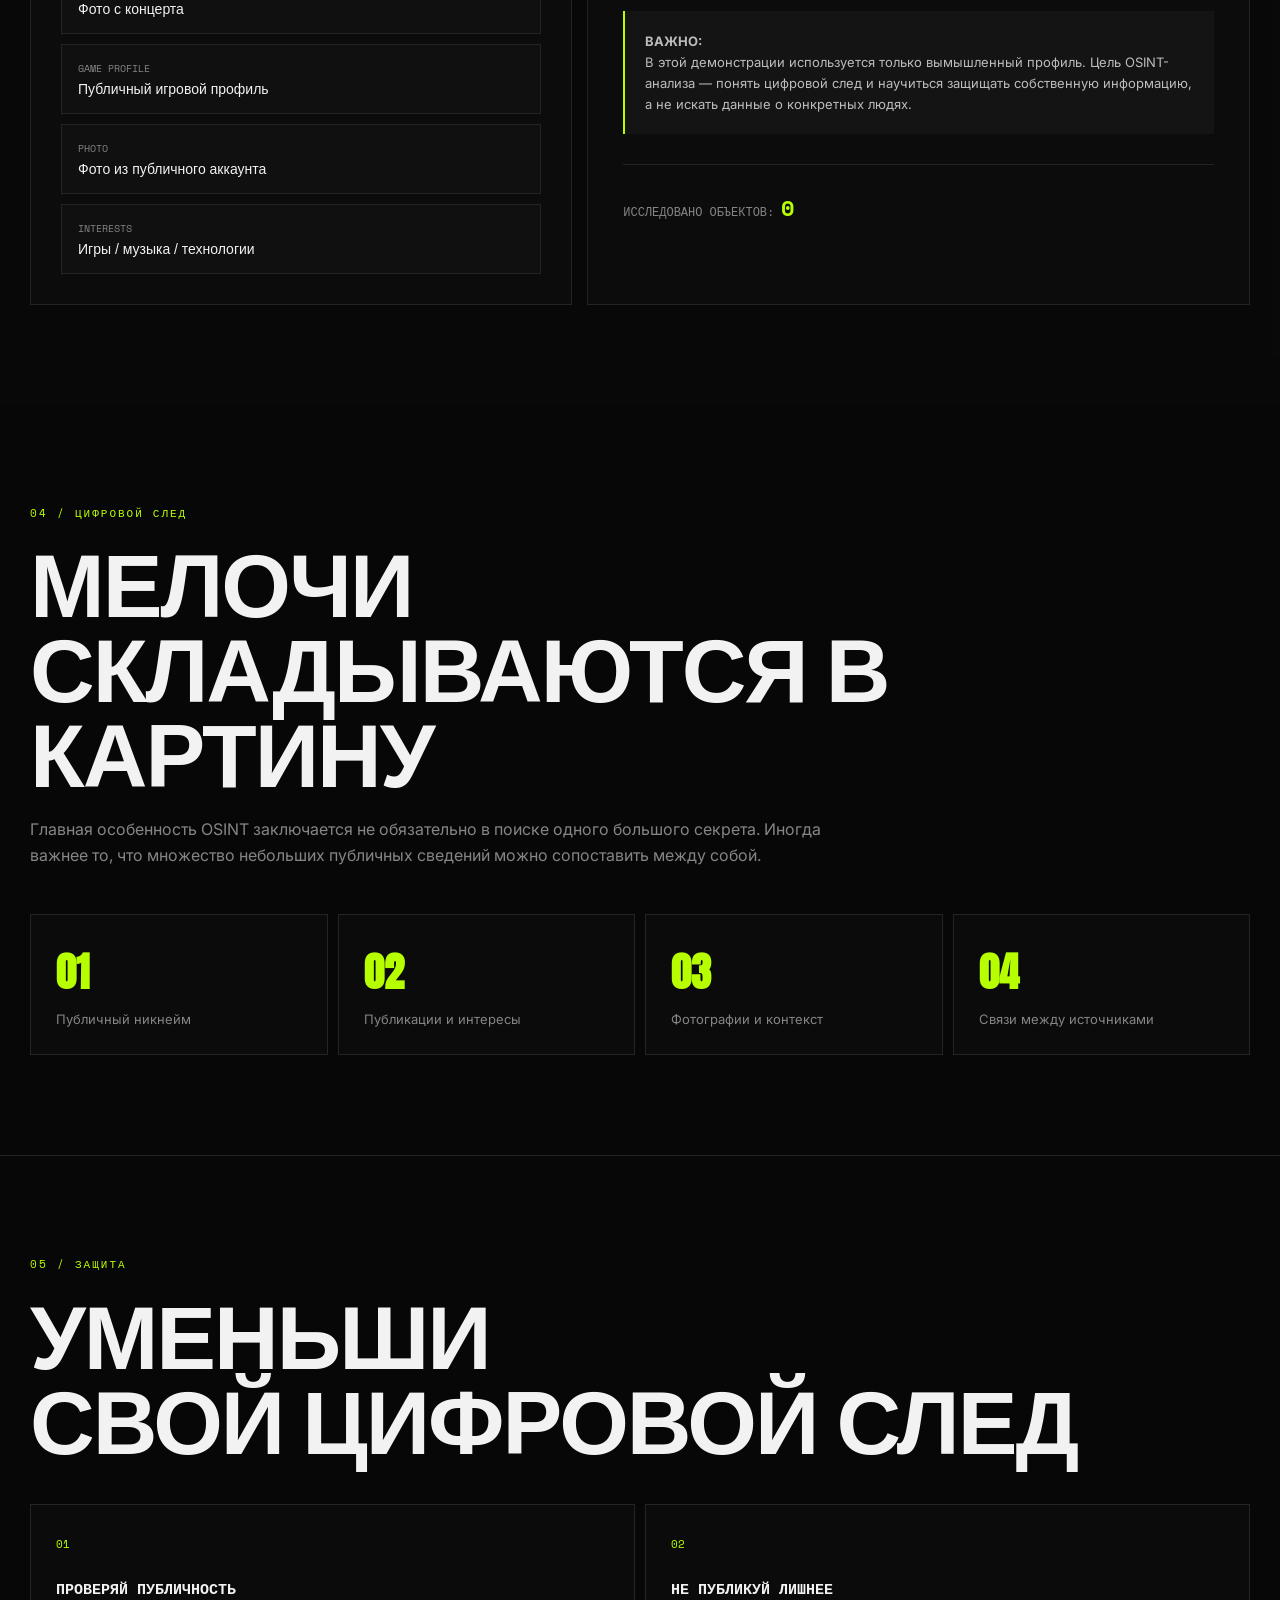
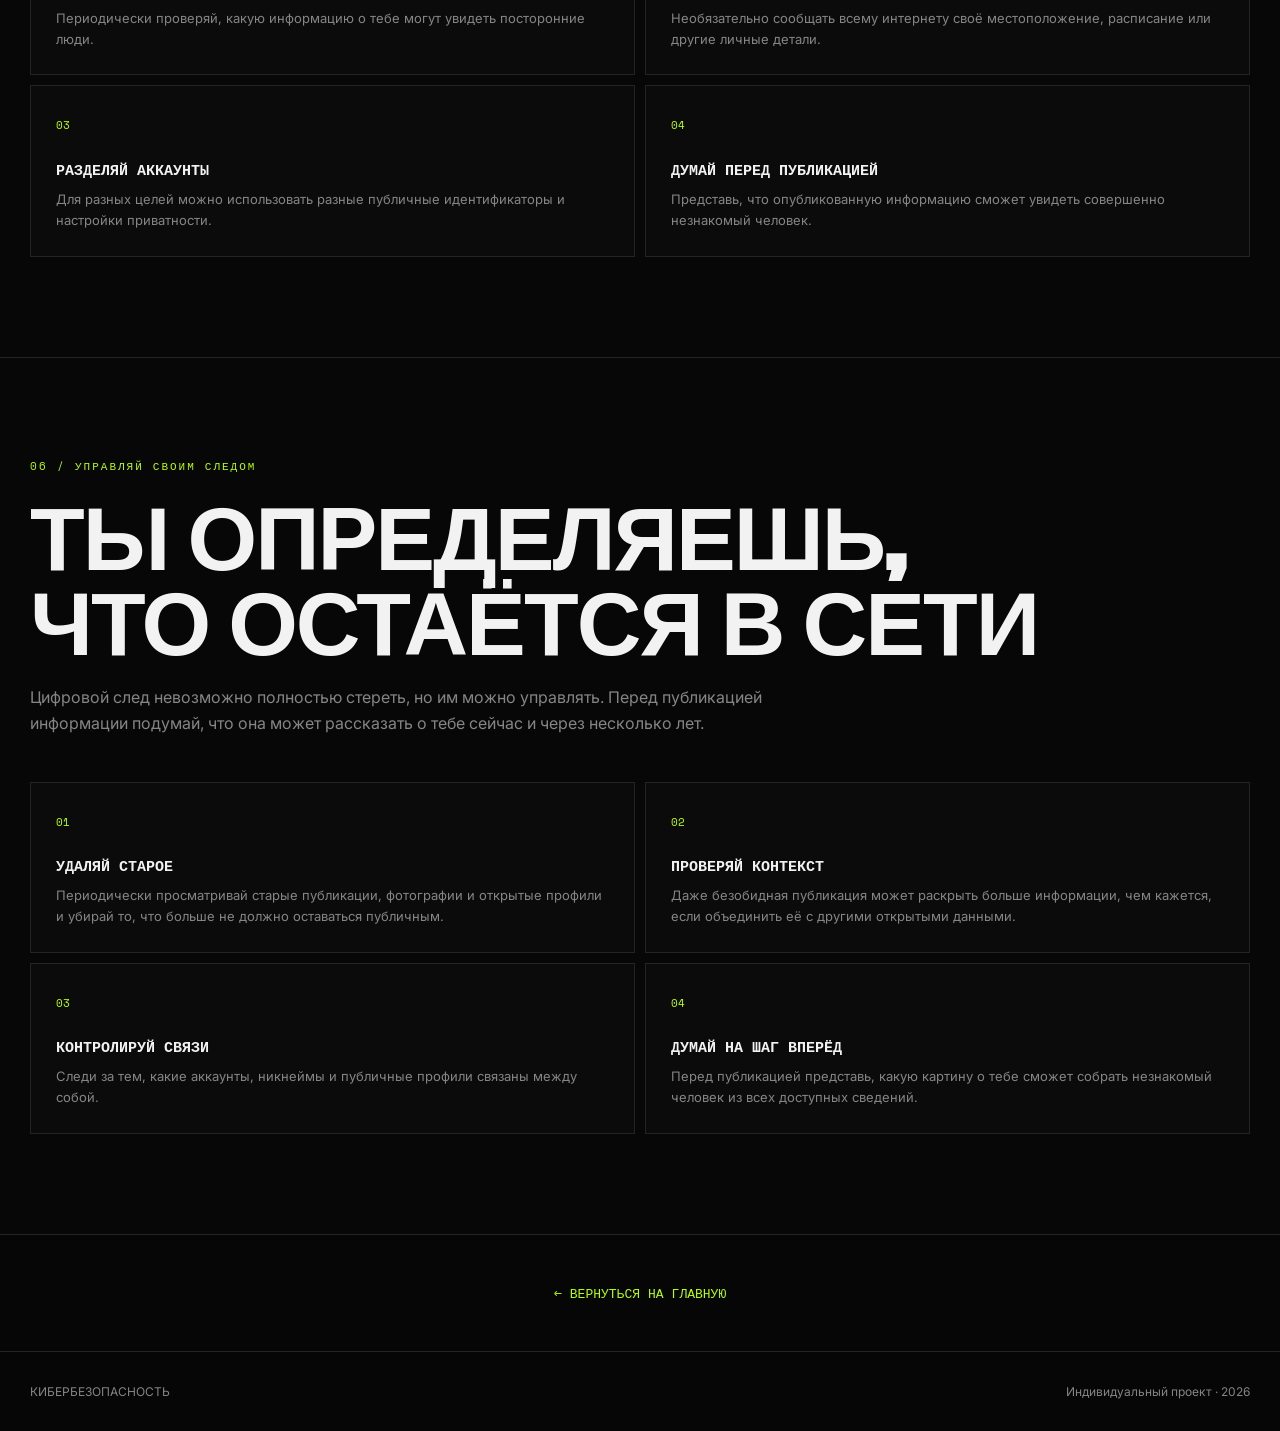
<file: osint.html>
<!DOCTYPE html>
<html lang="ru">
<head>
    <meta charset="UTF-8">
    <meta name="viewport" content="width=device-width, initial-scale=1.0">
    <title>OSINT — Кибербезопасность</title>

    <link rel="preconnect" href="https://fonts.googleapis.com">
    <link rel="preconnect" href="https://fonts.gstatic.com" crossorigin>
    <link href="https://fonts.googleapis.com/css2?family=Anton&family=Inter:wght@400;500;600;700&family=Space+Mono:wght@400;700&display=swap" rel="stylesheet">

    <style>
        :root {
            --bg: #070707;
            --surface: #0d0d0d;
            --surface-light: #111111;
            --border: #242424;
            --text: #f2f2f2;
            --muted: #858585;
            --accent: #b7ff00;
            --green-dark: #11150f;
            --danger: #ff3b30;
        }

        * {
            box-sizing: border-box;
            margin: 0;
            padding: 0;
        }

        html {
            scroll-behavior: smooth;
        }

        body {
            background: var(--bg);
            color: var(--text);
            font-family: "Inter", sans-serif;
            line-height: 1.6;
            overflow-x: hidden;
        }

        a {
            color: inherit;
            text-decoration: none;
        }

        /* NETWORK BACKGROUND */

        #osint-network {
            position: fixed;
            inset: 0;
            width: 100%;
            height: 100%;
            z-index: -5;
            pointer-events: none;
            opacity: 0.7;
        }

        .network-overlay {
            position: fixed;
            inset: 0;
            z-index: -4;
            pointer-events: none;
            background:
                radial-gradient(
                    circle at center,
                    transparent 0%,
                    rgba(7, 7, 7, 0.25) 45%,
                    rgba(7, 7, 7, 0.9) 100%
                );
        }

        .network-vignette {
            position: fixed;
            inset: 0;
            z-index: -3;
            pointer-events: none;
            box-shadow: inset 0 0 180px 80px rgba(0, 0, 0, 0.75);
        }

        .scan-line {
            position: fixed;
            left: 0;
            top: 0;
            width: 100%;
            height: 1px;
            background: rgba(183, 255, 0, 0.08);
            z-index: 10;
            pointer-events: none;
            animation: scan 8s linear infinite;
        }

        @keyframes scan {
            0% {
                transform: translateY(-10px);
            }

            100% {
                transform: translateY(100vh);
            }
        }

        .network-label {
            position: fixed;
            z-index: -2;
            color: rgba(183, 255, 0, 0.16);
            font-family: "Space Mono", monospace;
            font-size: 9px;
            letter-spacing: 1.5px;
            pointer-events: none;
            text-transform: uppercase;
        }

        .label-1 {
            top: 22%;
            left: 5%;
        }

        .label-2 {
            top: 36%;
            right: 5%;
        }

        .label-3 {
            bottom: 28%;
            left: 7%;
        }

        .label-4 {
            bottom: 18%;
            right: 8%;
        }

        .label-5 {
            top: 65%;
            left: 43%;
        }

        /* HEADER */

        .header {
            position: sticky;
            top: 0;
            z-index: 100;
            border-bottom: 1px solid var(--border);
            background: rgba(7, 7, 7, 0.82);
            backdrop-filter: blur(14px);
        }

        .nav {
            max-width: 1300px;
            margin: auto;
            padding: 18px 30px;
            display: flex;
            align-items: center;
            justify-content: space-between;
            gap: 30px;
        }

        .logo {
            font-family: "Space Mono", monospace;
            font-weight: 700;
            letter-spacing: -1px;
        }

        .logo span {
            color: var(--accent);
        }

        .nav-links {
            display: flex;
            flex-direction: row;
            align-items: center;
            gap: 25px;
            list-style: none;
            margin: 0;
            padding: 0;
        }

        .nav-links li {
            margin: 0;
            padding: 0;
            list-style: none;
        }

        .nav-links a {
            display: block;
            color: var(--muted);
            font-family: "Space Mono", monospace;
            font-size: 11px;
            text-transform: uppercase;
            white-space: nowrap;
            transition: 0.25s ease;
        }

        .nav-links a:hover {
            color: var(--accent);
        }

        /* HERO */

        .article-hero {
            max-width: 1300px;
            margin: auto;
            padding: 120px 30px 100px;
            border-bottom: 1px solid var(--border);
            position: relative;
            overflow: hidden;
            background: rgba(7, 7, 7, 0.18);
        }

        .article-hero::before {
            content: "OSINT";
            position: absolute;
            right: -30px;
            bottom: -90px;
            font-family: "Anton", sans-serif;
            font-size: clamp(180px, 25vw, 360px);
            color: rgba(255, 255, 255, 0.025);
            pointer-events: none;
        }

        .eyebrow {
            color: var(--accent);
            font-family: "Space Mono", monospace;
            font-size: 12px;
            letter-spacing: 2px;
            margin-bottom: 18px;
        }

        h1 {
            font-family: "Anton", sans-serif;
            font-size: clamp(70px, 12vw, 170px);
            line-height: 0.85;
            letter-spacing: -3px;
            max-width: 1000px;
        }

        .hero-description {
            max-width: 700px;
            color: var(--muted);
            margin-top: 35px;
            font-size: 17px;
        }

        /* GENERAL SECTIONS */

        .section {
            max-width: 1300px;
            margin: auto;
            padding: 100px 30px;
            position: relative;
        }

        .section-label {
            color: var(--accent);
            font-family: "Space Mono", monospace;
            font-size: 11px;
            letter-spacing: 2px;
            margin-bottom: 15px;
        }

        h2 {
            font-family: "Anton", sans-serif;
            font-size: clamp(45px, 7vw, 90px);
            line-height: 0.95;
            letter-spacing: -2px;
            margin-bottom: 25px;
        }

        .intro-text {
            max-width: 800px;
            color: var(--muted);
            font-size: 16px;
        }

        /* OSINT TYPES */

        .types-grid {
            margin-top: 55px;
            display: grid;
            grid-template-columns: repeat(3, 1fr);
            gap: 12px;
        }

        .type-card {
            border: 1px solid var(--border);
            background: rgba(13, 13, 13, 0.88);
            padding: 28px;
            min-height: 190px;
            transition: 0.25s;
        }

        .type-card:hover {
            border-color: #414141;
            transform: translateY(-3px);
        }

        .type-number {
            color: var(--accent);
            font-family: "Space Mono", monospace;
            font-size: 12px;
        }

        .type-card h3 {
            margin-top: 35px;
            font-family: "Space Mono", monospace;
            font-size: 16px;
        }

        .type-card p {
            margin-top: 12px;
            color: var(--muted);
            font-size: 14px;
        }

        /* TWO SIDES */

        .sides {
            background: rgba(17, 21, 15, 0.9);
            border-top: 1px solid #252b21;
            border-bottom: 1px solid #252b21;
        }

        .sides-grid {
            display: grid;
            grid-template-columns: 1fr 1fr;
            gap: 12px;
            margin-top: 50px;
        }

        .side {
            padding: 35px;
            border: 1px solid var(--border);
            background: rgba(0, 0, 0, 0.3);
        }

        .side.good {
            border-top: 2px solid var(--accent);
        }

        .side.bad {
            border-top: 2px solid var(--danger);
        }

        .side h3 {
            font-family: "Space Mono", monospace;
            font-size: 17px;
            margin-bottom: 25px;
        }

        .side.good h3 {
            color: var(--accent);
        }

        .side.bad h3 {
            color: var(--danger);
        }

        .side ul {
            list-style: none;
        }

        .side li {
            padding: 12px 0 12px 18px;
            border-bottom: 1px solid var(--border);
            color: var(--muted);
            font-size: 14px;
            position: relative;
        }

        .side li::before {
            content: "—";
            position: absolute;
            left: 0;
            color: var(--accent);
        }

        .side.bad li::before {
            color: var(--danger);
        }

        .side li:last-child {
            border-bottom: none;
        }

        /* PROFILE LAB */

        .lab {
            background: rgba(9, 9, 9, 0.92);
        }

        .lab-layout {
            display: grid;
            grid-template-columns: 0.9fr 1.1fr;
            gap: 15px;
            margin-top: 55px;
        }

        .profile {
            border: 1px solid var(--border);
            background: rgba(13, 13, 13, 0.94);
            padding: 30px;
        }

        .profile-header {
            display: flex;
            gap: 18px;
            align-items: center;
            padding-bottom: 25px;
            border-bottom: 1px solid var(--border);
        }

        .avatar {
            width: 62px;
            height: 62px;
            border: 1px solid var(--border);
            display: grid;
            place-items: center;
            background: #161616;
            font-family: "Anton", sans-serif;
            font-size: 27px;
            color: var(--accent);
        }

        .profile-name {
            font-family: "Space Mono", monospace;
            font-weight: 700;
        }

        .profile-status {
            color: var(--muted);
            font-size: 12px;
            margin-top: 4px;
        }

        .profile-data {
            margin-top: 25px;
            display: grid;
            gap: 10px;
        }

        .data-item {
            border: 1px solid var(--border);
            background: #101010;
            padding: 16px;
            cursor: pointer;
            transition: 0.2s;
            text-align: left;
            color: var(--text);
            width: 100%;
        }

        .data-item:hover,
        .data-item.active {
            border-color: var(--accent);
        }

        .data-label {
            display: block;
            color: var(--muted);
            font-family: "Space Mono", monospace;
            font-size: 10px;
            margin-bottom: 5px;
        }

        .data-value {
            font-size: 14px;
        }

        .analysis {
            border: 1px solid var(--border);
            background: rgba(13, 13, 13, 0.94);
            padding: 35px;
            min-height: 100%;
        }

        .analysis-top {
            color: var(--accent);
            font-family: "Space Mono", monospace;
            font-size: 11px;
            letter-spacing: 1px;
            margin-bottom: 25px;
        }

        .analysis h3 {
            font-family: "Anton", sans-serif;
            font-size: 45px;
            line-height: 1;
            margin-bottom: 20px;
        }

        .analysis-text {
            color: var(--muted);
            font-size: 15px;
        }

        .analysis-warning {
            margin-top: 35px;
            padding: 20px;
            background: #141414;
            border-left: 2px solid var(--accent);
            color: #bcbcbc;
            font-size: 13px;
        }

        .counter {
            margin-top: 30px;
            padding-top: 25px;
            border-top: 1px solid var(--border);
            font-family: "Space Mono", monospace;
            font-size: 12px;
            color: var(--muted);
        }

        .counter strong {
            color: var(--accent);
            font-size: 22px;
        }

        /* DIGITAL FOOTPRINT */

        .footprint {
            display: grid;
            grid-template-columns: repeat(4, 1fr);
            gap: 10px;
            margin-top: 45px;
        }

        .footprint-card {
            border: 1px solid var(--border);
            padding: 25px;
            background: rgba(13, 13, 13, 0.9);
        }

        .footprint-card strong {
            display: block;
            font-family: "Anton", sans-serif;
            font-size: 40px;
            color: var(--accent);
        }

        .footprint-card span {
            display: block;
            margin-top: 5px;
            color: var(--muted);
            font-size: 13px;
        }

        /* RULES */

        .rules {
            display: grid;
            grid-template-columns: repeat(2, 1fr);
            gap: 10px;
            margin-top: 45px;
        }

        .rule {
            border: 1px solid var(--border);
            padding: 25px;
            background: rgba(13, 13, 13, 0.9);
        }

        .rule-number {
            color: var(--accent);
            font-family: "Space Mono", monospace;
            font-size: 11px;
        }

        .rule h3 {
            margin: 20px 0 8px;
            font-family: "Space Mono", monospace;
            font-size: 15px;
        }

        .rule p {
            color: var(--muted);
            font-size: 13px;
        }

        /* FOOTER */

        .back-section {
            border-top: 1px solid var(--border);
            padding: 45px 30px;
            text-align: center;
            background: rgba(7, 7, 7, 0.85);
        }

        .back-link {
            font-family: "Space Mono", monospace;
            color: var(--accent);
            font-size: 13px;
        }

        footer {
            border-top: 1px solid var(--border);
            padding: 30px;
            display: flex;
            justify-content: space-between;
            color: var(--muted);
            font-size: 12px;
            max-width: 1300px;
            margin: auto;
            background: rgba(7, 7, 7, 0.85);
        }

        /* RESPONSIVE */

        @media (max-width: 850px) {
            .nav {
                flex-direction: column;
                align-items: flex-start;
            }

            .nav-links {
                flex-wrap: wrap;
            }

            .types-grid,
            .sides-grid,
            .lab-layout,
            .rules {
                grid-template-columns: 1fr;
            }

            .footprint {
                grid-template-columns: 1fr 1fr;
            }

            h1 {
                font-size: 80px;
            }

            .network-label {
                display: none;
            }
        }

        @media (max-width: 500px) {
            .nav,
            .section,
            .article-hero {
                padding-left: 20px;
                padding-right: 20px;
            }

            h1 {
                font-size: 62px;
            }

            .footprint {
                grid-template-columns: 1fr;
            }

            footer {
                flex-direction: column;
                gap: 10px;
            }
        }
    </style>
</head>

<body>

<canvas id="osint-network"></canvas>

<div class="network-overlay"></div>
<div class="network-vignette"></div>
<div class="scan-line"></div>

<div class="network-label label-1">PUBLIC SOURCE // 001</div>
<div class="network-label label-2">PROFILE // LINKED</div>
<div class="network-label label-3">IMAGE // METADATA</div>
<div class="network-label label-4">DOMAIN // SOURCE</div>
<div class="network-label label-5">DATA // CORRELATION</div>


<header class="header">
    <nav class="nav">
        <a href="index.html" class="logo">
            КИБЕР<span>БЕЗОПАСНОСТЬ</span>
        </a>

        <ul class="nav-links">
            <li><a href="index.html#basics">ОСНОВЫ</a></li>
            <li><a href="index.html#threats">УГРОЗЫ</a></li>
            <li><a href="index.html#defense">ЗАЩИТА</a></li>
            <li><a href="#laboratory">OSINT</a></li>
            <li><a href="index.html#quiz">ТЕСТ</a></li>
        </ul>
    </nav>
</header>


<section class="article-hero">
    <div class="eyebrow">ИНФОРМАЦИЯ / ОТКРЫТЫЕ ИСТОЧНИКИ</div>

    <h1>OSINT</h1>

    <p class="hero-description">
        Разведка по открытым источникам — это сбор и анализ информации,
        доступной без получения несанкционированного доступа к системам.
        Один и тот же инструмент может использоваться специалистом
        по безопасности или злоумышленником.
    </p>
</section>


<section class="section">
    <div class="section-label">01 / ЧТО ЭТО?</div>

    <h2>РАЗВЕДКА<br>ПО ОТКРЫТЫМ ДАННЫМ</h2>

    <p class="intro-text">
        OSINT расшифровывается как Open Source Intelligence.
        Это процесс поиска, проверки, сопоставления и анализа информации
        из открытых источников: сайтов, социальных сетей, публикаций,
        изображений, новостей и других общедоступных материалов.
    </p>

    <div class="types-grid">

        <div class="type-card">
            <span class="type-number">01</span>
            <h3>WEB OSINT</h3>
            <p>
                Поиск информации на сайтах, форумах, в публикациях
                и других открытых ресурсах.
            </p>
        </div>

        <div class="type-card">
            <span class="type-number">02</span>
            <h3>SOCIAL OSINT</h3>
            <p>
                Анализ публичной информации из социальных сетей
                и открытых профилей.
            </p>
        </div>

        <div class="type-card">
            <span class="type-number">03</span>
            <h3>GEO OSINT</h3>
            <p>
                Работа с открытой географической информацией,
                картами, фотографиями мест и другими признаками.
            </p>
        </div>

        <div class="type-card">
            <span class="type-number">04</span>
            <h3>IMAGE OSINT</h3>
            <p>
                Анализ изображений и поиск дополнительного контекста
                по визуальным признакам.
            </p>
        </div>

        <div class="type-card">
            <span class="type-number">05</span>
            <h3>NEWS OSINT</h3>
            <p>
                Сопоставление сообщений из разных источников
                для проверки информации и поиска несоответствий.
            </p>
        </div>

        <div class="type-card">
            <span class="type-number">06</span>
            <h3>TECH OSINT</h3>
            <p>
                Изучение открытой технической информации
                об организациях, сервисах и цифровой инфраструктуре.
            </p>
        </div>

    </div>
</section>


<section class="sides">
    <div class="section">

        <div class="section-label">02 / ДВЕ СТОРОНЫ</div>

        <h2>ОДИН ИНСТРУМЕНТ.<br>РАЗНЫЕ ЦЕЛИ.</h2>

        <p class="intro-text">
            Сам по себе OSINT не является атакой. Важны цель,
            контекст и то, как человек обращается с найденной информацией.
        </p>

        <div class="sides-grid">

            <div class="side good">
                <h3>ИСПОЛЬЗОВАНИЕ ВО БЛАГО</h3>

                <ul>
                    <li>Проверка фактов и информации</li>
                    <li>Журналистские расследования</li>
                    <li>Исследования и аналитика</li>
                    <li>Поиск информации о киберугрозах</li>
                    <li>Проверка собственной цифровой открытости</li>
                </ul>
            </div>

            <div class="side bad">
                <h3>ИСПОЛЬЗОВАНИЕ ВО ВРЕД</h3>

                <ul>
                    <li>Сбор информации о человеке без его ведома</li>
                    <li>Подготовка социальной инженерии</li>
                    <li>Создание подробного профиля жертвы</li>
                    <li>Нарушение приватности</li>
                    <li>Использование открытых данных для мошенничества</li>
                </ul>
            </div>

        </div>
    </div>
</section>


<section class="section lab" id="laboratory">

    <div class="section-label">03 / OSINT LABORATORY</div>

    <h2>ЧТО МОЖНО УЗНАТЬ<br>ИЗ ОТКРЫТОГО ПРОФИЛЯ?</h2>

    <p class="intro-text">
        Перед тобой полностью вымышленный профиль.
        Нажми на элементы и посмотри, какие выводы можно сделать
        даже из обычной публичной информации.
    </p>

    <div class="lab-layout">

        <div class="profile">

            <div class="profile-header">
                <div class="avatar">AX</div>

                <div>
                    <div class="profile-name">ALEX MORROW</div>
                    <div class="profile-status">Вымышленный пользователь</div>
                </div>
            </div>

            <div class="profile-data">

                <button
                    class="data-item"
                    data-title="ИМЯ ПОЛЬЗОВАТЕЛЯ"
                    data-text="Публичный никнейм может использоваться человеком сразу на нескольких площадках. Если пользователь везде применяет один и тот же ник, между его публичными профилями может появиться связь."
                >
                    <span class="data-label">USERNAME</span>
                    <span class="data-value">alex_morrow</span>
                </button>

                <button
                    class="data-item"
                    data-title="ПУБЛИКАЦИЯ"
                    data-text="Пост сообщает, что пользователь недавно посещал концерт. Даже без точного адреса публикация может дать временной контекст и показать интересы человека."
                >
                    <span class="data-label">POST</span>
                    <span class="data-value">Фото с концерта</span>
                </button>

                <button
                    class="data-item"
                    data-title="ИГРОВАЯ АКТИВНОСТЬ"
                    data-text="Публичные игровые профили могут показать предпочитаемые игры, никнейм и другую информацию, которую человек решил сделать доступной."
                >
                    <span class="data-label">GAME PROFILE</span>
                    <span class="data-value">Публичный игровой профиль</span>
                </button>

                <button
                    class="data-item"
                    data-title="ФОТОГРАФИЯ"
                    data-text="На фотографии могут быть видны дополнительные детали: название места, вывески, время публикации или другие объекты в кадре. Поэтому фотографии тоже являются частью цифрового следа."
                >
                    <span class="data-label">PHOTO</span>
                    <span class="data-value">Фото из публичного аккаунта</span>
                </button>

                <button
                    class="data-item"
                    data-title="ИНТЕРЕСЫ"
                    data-text="Несколько публичных публикаций могут вместе показать интересы человека. По отдельности они кажутся незначительными, но в совокупности создают более подробный цифровой профиль."
                >
                    <span class="data-label">INTERESTS</span>
                    <span class="data-value">Игры / музыка / технологии</span>
                </button>

            </div>
        </div>


        <div class="analysis">

            <div class="analysis-top">ANALYSIS CONSOLE</div>

            <h3 id="analysisTitle">
                ВЫБЕРИ<br>ЭЛЕМЕНТ
            </h3>

            <p class="analysis-text" id="analysisText">
                Нажми на любой элемент слева.
                Здесь появится объяснение того, какую информацию
                потенциально можно получить из публичного источника.
            </p>

            <div class="analysis-warning">
                <strong>ВАЖНО:</strong><br>
                В этой демонстрации используется только вымышленный
                профиль. Цель OSINT-анализа — понять цифровой след
                и научиться защищать собственную информацию,
                а не искать данные о конкретных людях.
            </div>

            <div class="counter">
                ИССЛЕДОВАНО ОБЪЕКТОВ:
                <strong id="counter">0</strong>
            </div>

        </div>

    </div>
</section>


<section class="section">

    <div class="section-label">04 / ЦИФРОВОЙ СЛЕД</div>

    <h2>МЕЛОЧИ<br>СКЛАДЫВАЮТСЯ В КАРТИНУ</h2>

    <p class="intro-text">
        Главная особенность OSINT заключается не обязательно
        в поиске одного большого секрета. Иногда важнее то,
        что множество небольших публичных сведений можно
        сопоставить между собой.
    </p>

    <div class="footprint">

        <div class="footprint-card">
            <strong>01</strong>
            <span>Публичный никнейм</span>
        </div>

        <div class="footprint-card">
            <strong>02</strong>
            <span>Публикации и интересы</span>
        </div>

        <div class="footprint-card">
            <strong>03</strong>
            <span>Фотографии и контекст</span>
        </div>

        <div class="footprint-card">
            <strong>04</strong>
            <span>Связи между источниками</span>
        </div>

    </div>

</section>


<section
    class="section"
    style="border-top: 1px solid var(--border);"
>

    <div class="section-label">05 / ЗАЩИТА</div>

    <h2>УМЕНЬШИ<br>СВОЙ ЦИФРОВОЙ СЛЕД</h2>

    <div class="rules">

        <div class="rule">
            <span class="rule-number">01</span>
            <h3>ПРОВЕРЯЙ ПУБЛИЧНОСТЬ</h3>
            <p>
                Периодически проверяй, какую информацию
                о тебе могут увидеть посторонние люди.
            </p>
        </div>

        <div class="rule">
            <span class="rule-number">02</span>
            <h3>НЕ ПУБЛИКУЙ ЛИШНЕЕ</h3>
            <p>
                Необязательно сообщать всему интернету
                своё местоположение, расписание или другие
                личные детали.
            </p>
        </div>

        <div class="rule">
            <span class="rule-number">03</span>
            <h3>РАЗДЕЛЯЙ АККАУНТЫ</h3>
            <p>
                Для разных целей можно использовать разные
                публичные идентификаторы и настройки приватности.
            </p>
        </div>

        <div class="rule">
            <span class="rule-number">04</span>
            <h3>ДУМАЙ ПЕРЕД ПУБЛИКАЦИЕЙ</h3>
            <p>
                Представь, что опубликованную информацию
                сможет увидеть совершенно незнакомый человек.
            </p>
        </div>

    </div>

</section>

<section class="section" style="border-top: 1px solid var(--border);">

    <div class="section-label">06 / УПРАВЛЯЙ СВОИМ СЛЕДОМ</div>

    <h2>ТЫ ОПРЕДЕЛЯЕШЬ,<br>ЧТО ОСТАЁТСЯ В СЕТИ</h2>

    <p class="intro-text">
        Цифровой след невозможно полностью стереть,
        но им можно управлять. Перед публикацией информации
        подумай, что она может рассказать о тебе сейчас
        и через несколько лет.
    </p>

    <div class="rules">

        <div class="rule">
            <span class="rule-number">01</span>
            <h3>УДАЛЯЙ СТАРОЕ</h3>
            <p>
                Периодически просматривай старые публикации,
                фотографии и открытые профили и убирай то,
                что больше не должно оставаться публичным.
            </p>
        </div>

        <div class="rule">
            <span class="rule-number">02</span>
            <h3>ПРОВЕРЯЙ КОНТЕКСТ</h3>
            <p>
                Даже безобидная публикация может раскрыть
                больше информации, чем кажется, если
                объединить её с другими открытыми данными.
            </p>
        </div>

        <div class="rule">
            <span class="rule-number">03</span>
            <h3>КОНТРОЛИРУЙ СВЯЗИ</h3>
            <p>
                Следи за тем, какие аккаунты, никнеймы
                и публичные профили связаны между собой.
            </p>
        </div>

        <div class="rule">
            <span class="rule-number">04</span>
            <h3>ДУМАЙ НА ШАГ ВПЕРЁД</h3>
            <p>
                Перед публикацией представь, какую картину
                о тебе сможет собрать незнакомый человек
                из всех доступных сведений.
            </p>
        </div>

    </div>

</section>

<div class="back-section">
    <a href="index.html" class="back-link">
        ← ВЕРНУТЬСЯ НА ГЛАВНУЮ
    </a>
</div>


<footer>
    <span>КИБЕРБЕЗОПАСНОСТЬ</span>
    <span>Индивидуальный проект · 2026</span>
</footer>


<script>
    /* OSINT NETWORK */

    const canvas = document.getElementById("osint-network");
    const ctx = canvas.getContext("2d");

    let width;
    let height;
    let nodes = [];

    function resizeCanvas() {
        width = window.innerWidth;
        height = window.innerHeight;

        const dpr = window.devicePixelRatio || 1;

        canvas.width = width * dpr;
        canvas.height = height * dpr;

        canvas.style.width = width + "px";
        canvas.style.height = height + "px";

        ctx.setTransform(dpr, 0, 0, dpr, 0, 0);

        createNodes();
    }

    function createNodes() {
        nodes = [];

        const count = Math.min(
            65,
            Math.max(28, Math.floor(window.innerWidth / 22))
        );

        for (let i = 0; i < count; i++) {
            nodes.push({
                x: Math.random() * width,
                y: Math.random() * height,
                vx: (Math.random() - 0.5) * 0.16,
                vy: (Math.random() - 0.5) * 0.16,
                radius: Math.random() * 1.4 + 0.5
            });
        }
    }

    function drawNetwork() {
        ctx.clearRect(0, 0, width, height);

        const maxDistance = 150;

        for (let i = 0; i < nodes.length; i++) {
            const a = nodes[i];

            for (let j = i + 1; j < nodes.length; j++) {
                const b = nodes[j];

                const dx = a.x - b.x;
                const dy = a.y - b.y;
                const distance = Math.sqrt(dx * dx + dy * dy);

                if (distance < maxDistance) {
                    const opacity =
                        (1 - distance / maxDistance) * 0.18;

                    ctx.beginPath();
                    ctx.moveTo(a.x, a.y);
                    ctx.lineTo(b.x, b.y);

                    ctx.strokeStyle =
                        `rgba(183, 255, 0, ${opacity})`;

                    ctx.lineWidth = 0.6;
                    ctx.stroke();
                }
            }
        }

        nodes.forEach(node => {
            ctx.beginPath();
            ctx.arc(
                node.x,
                node.y,
                node.radius,
                0,
                Math.PI * 2
            );

            ctx.fillStyle = "rgba(183, 255, 0, 0.38)";
            ctx.fill();

            node.x += node.vx;
            node.y += node.vy;

            if (node.x < -20 || node.x > width + 20) {
                node.vx *= -1;
            }

            if (node.y < -20 || node.y > height + 20) {
                node.vy *= -1;
            }
        });

        requestAnimationFrame(drawNetwork);
    }

    window.addEventListener("resize", resizeCanvas);

    resizeCanvas();
    drawNetwork();


    /* PROFILE LAB */

    const items = document.querySelectorAll(".data-item");
    const title = document.getElementById("analysisTitle");
    const text = document.getElementById("analysisText");
    const counter = document.getElementById("counter");

    let analyzed = 0;

    items.forEach(item => {
        item.addEventListener("click", () => {

            items.forEach(element => {
                element.classList.remove("active");
            });

            item.classList.add("active");

            title.textContent = item.dataset.title;
            text.textContent = item.dataset.text;

            analyzed++;

            counter.textContent = Math.min(
                analyzed,
                items.length
            );
        });
    });
</script>

</body>
</html>
</file>
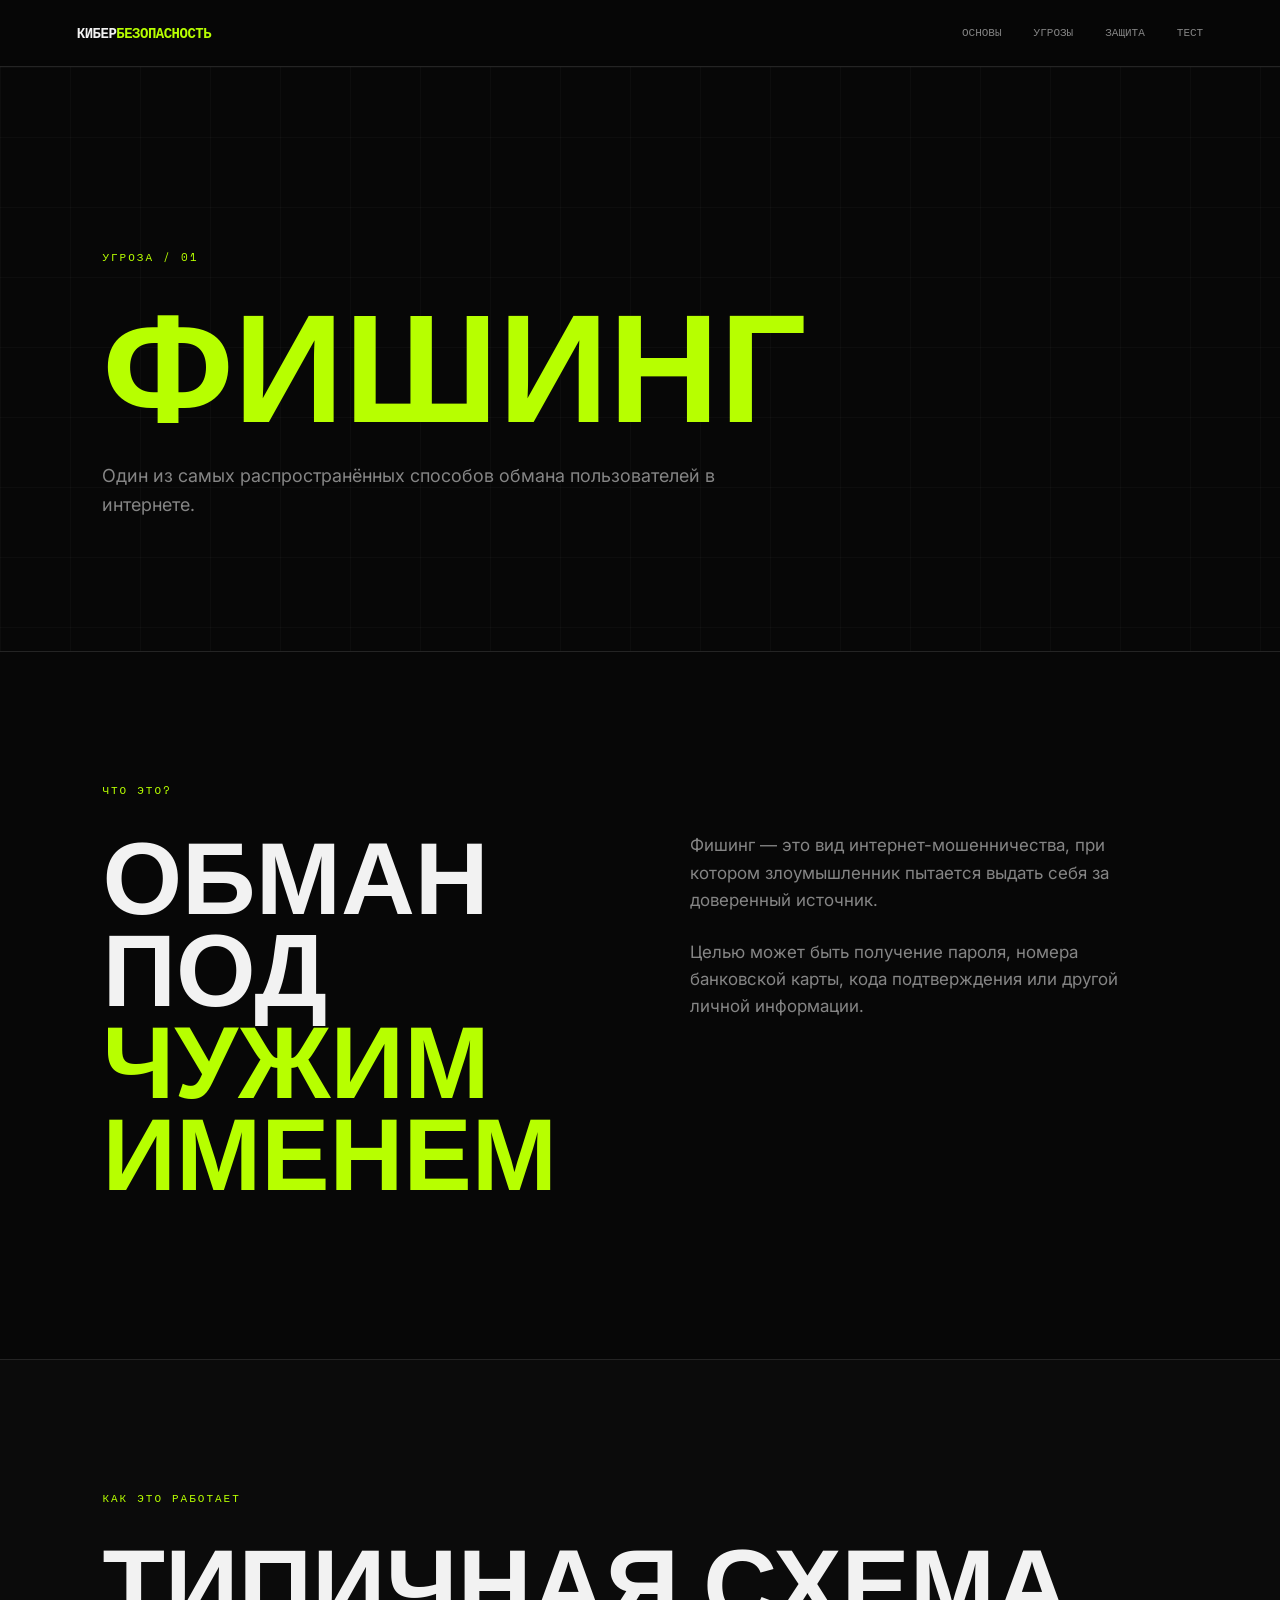
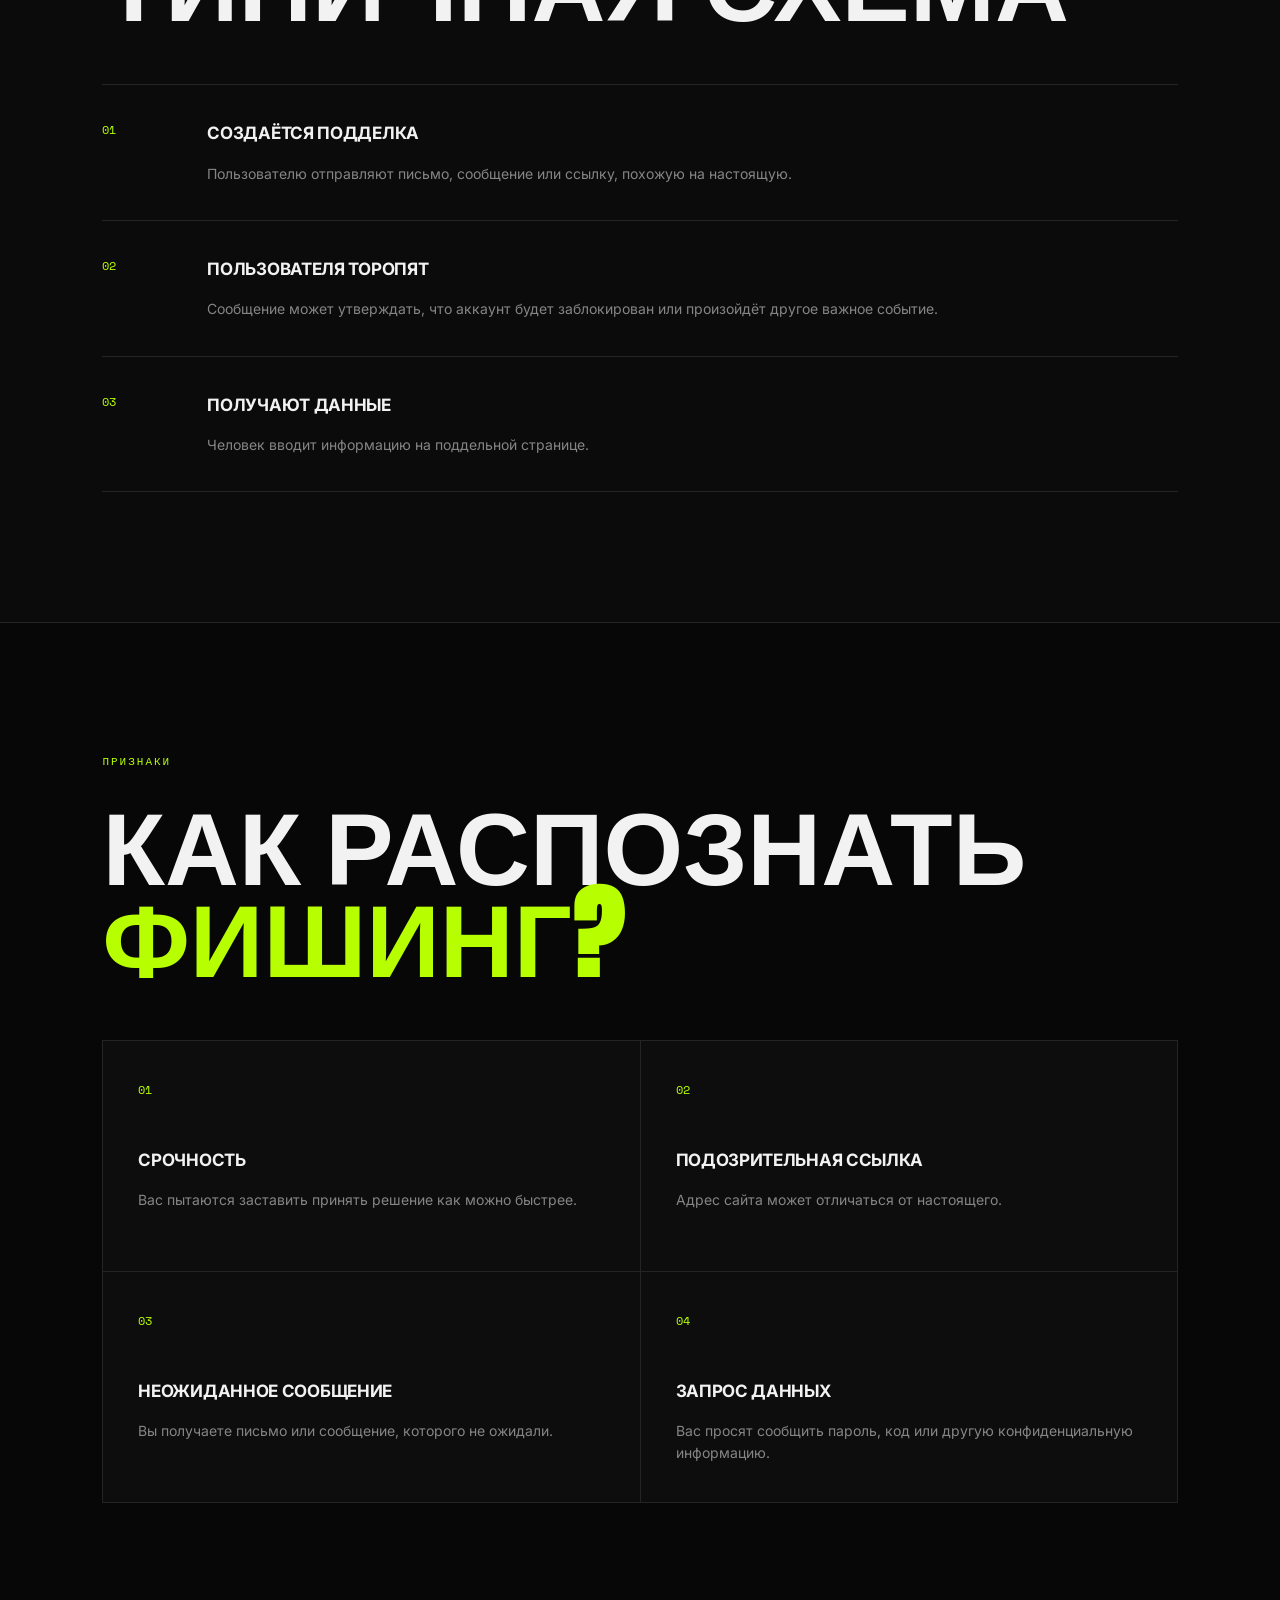
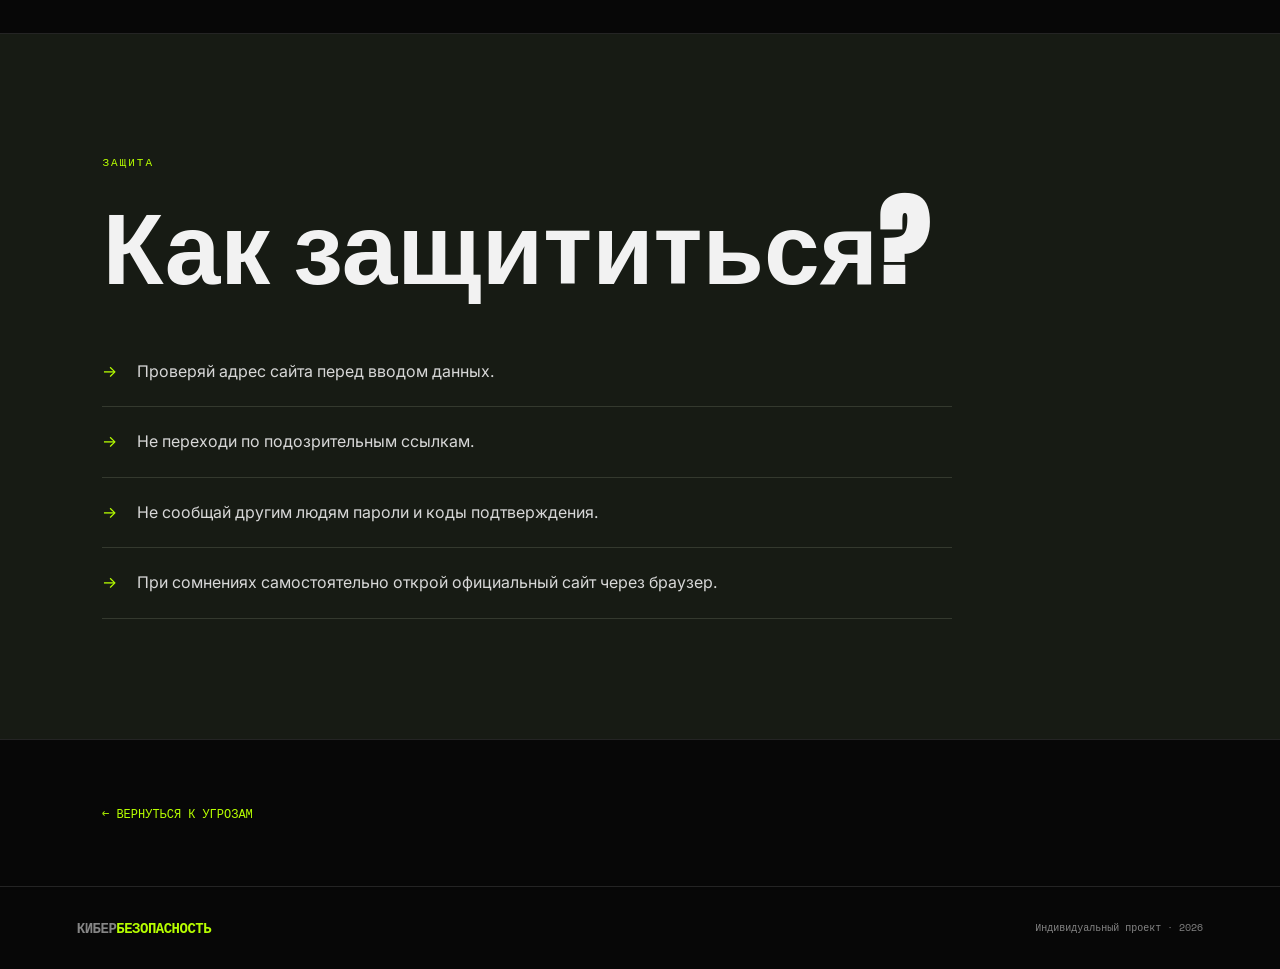
<file: phishing.html>
<!DOCTYPE html>
<html lang="ru">
<head>
    <meta charset="UTF-8">
    <meta name="viewport" content="width=device-width, initial-scale=1.0">

    <title>Фишинг — Кибербезопасность</title>

    <link rel="preconnect" href="https://fonts.googleapis.com">
    <link rel="preconnect" href="https://fonts.gstatic.com" crossorigin>

    <link href="https://fonts.googleapis.com/css2?family=Anton&family=Inter:wght@400;500;600;700&family=Space+Mono:wght@400;700&display=swap" rel="stylesheet">

    <link rel="stylesheet" href="style.css">
</head>

<body>

<header class="header">

    <a href="index.html" class="logo">
        КИБЕР<span>БЕЗОПАСНОСТЬ</span>
    </a>

    <ul class="nav-links">
    <li><a href="index.html#basics">Основы</a></li>
    <li><a href="index.html#threats">Угрозы</a></li>
    <li><a href="index.html#defense">Защита</a></li>
    <li><a href="index.html#quiz">Тест</a></li>
</ul>

</header>


<main>

<section class="article-hero">

    <div class="section-label">
        УГРОЗА / 01
    </div>

    <h1>
        ФИШИНГ
    </h1>

    <p>
        Один из самых распространённых способов
        обмана пользователей в интернете.
    </p>

</section>


<section class="article-section">

    <div class="article-grid">

        <div>
            <div class="section-label">
                ЧТО ЭТО?
            </div>

            <h2>
                Обман под<br>
                <span>чужим именем</span>
            </h2>
        </div>

        <div class="article-text">

            <p>
                Фишинг — это вид интернет-мошенничества,
                при котором злоумышленник пытается выдать
                себя за доверенный источник.
            </p>

            <p>
                Целью может быть получение пароля,
                номера банковской карты, кода подтверждения
                или другой личной информации.
            </p>

        </div>

    </div>

</section>


<section class="article-section dark-section">

    <div class="section-label">
        КАК ЭТО РАБОТАЕТ
    </div>

    <h2>
        Типичная схема
    </h2>


    <div class="steps">

        <div class="step">

            <span>01</span>

            <div>
                <h3>СОЗДАЁТСЯ ПОДДЕЛКА</h3>

                <p>
                    Пользователю отправляют письмо,
                    сообщение или ссылку, похожую
                    на настоящую.
                </p>
            </div>

        </div>


        <div class="step">

            <span>02</span>

            <div>
                <h3>ПОЛЬЗОВАТЕЛЯ ТОРOПЯТ</h3>

                <p>
                    Сообщение может утверждать,
                    что аккаунт будет заблокирован
                    или произойдёт другое важное событие.
                </p>
            </div>

        </div>


        <div class="step">

            <span>03</span>

            <div>
                <h3>ПОЛУЧАЮТ ДАННЫЕ</h3>

                <p>
                    Человек вводит информацию
                    на поддельной странице.
                </p>
            </div>

        </div>

    </div>

</section>


<section class="article-section">

    <div class="section-label">
        ПРИЗНАКИ
    </div>

    <h2>
        Как распознать<br>
        <span>фишинг?</span>
    </h2>


    <div class="warning-grid">

        <div class="warning-card">
            <span>01</span>
            <h3>СРОЧНОСТЬ</h3>
            <p>
                Вас пытаются заставить принять решение
                как можно быстрее.
            </p>
        </div>


        <div class="warning-card">
            <span>02</span>
            <h3>ПОДОЗРИТЕЛЬНАЯ ССЫЛКА</h3>
            <p>
                Адрес сайта может отличаться
                от настоящего.
            </p>
        </div>


        <div class="warning-card">
            <span>03</span>
            <h3>НЕОЖИДАННОЕ СООБЩЕНИЕ</h3>
            <p>
                Вы получаете письмо или сообщение,
                которого не ожидали.
            </p>
        </div>


        <div class="warning-card">
            <span>04</span>
            <h3>ЗАПРОС ДАННЫХ</h3>
            <p>
                Вас просят сообщить пароль,
                код или другую конфиденциальную информацию.
            </p>
        </div>

    </div>

</section>


<section class="protection-section">

    <div class="section-label">
        ЗАЩИТА
    </div>

    <h2>
        Как защититься?
    </h2>

    <ul class="protection-list">

        <li>
            Проверяй адрес сайта перед вводом данных.
        </li>

        <li>
            Не переходи по подозрительным ссылкам.
        </li>

        <li>
            Не сообщай другим людям пароли и коды подтверждения.
        </li>

        <li>
            При сомнениях самостоятельно открой официальный сайт
            через браузер.
        </li>

    </ul>

</section>


<div class="back-section">

    <a href="index.html#threats" class="back-link">
        ← ВЕРНУТЬСЯ К УГРОЗАМ
    </a>

</div>

</main>


<footer class="footer">

    <div class="logo">
        КИБЕР<span>БЕЗОПАСНОСТЬ</span>
    </div>

    <div>
        Индивидуальный проект · 2026
    </div>

</footer>

</body>
</html>
</file>
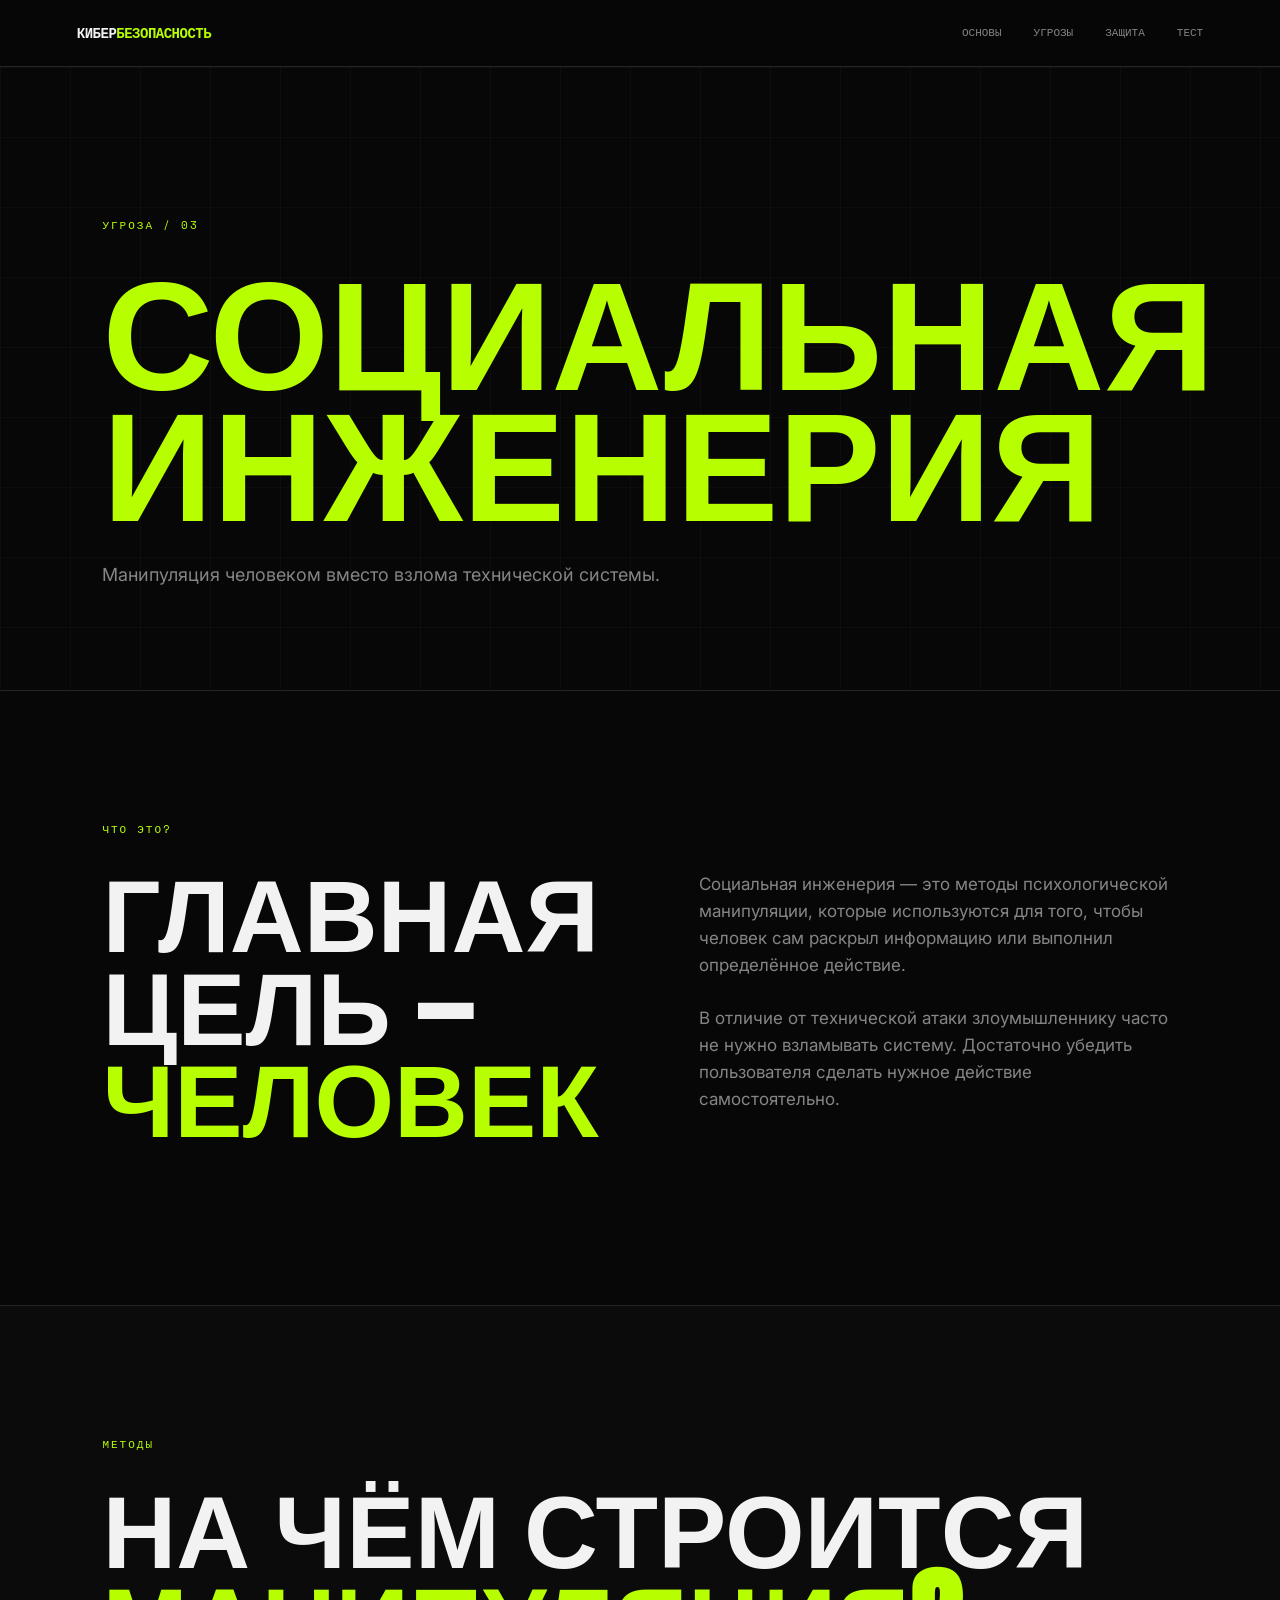
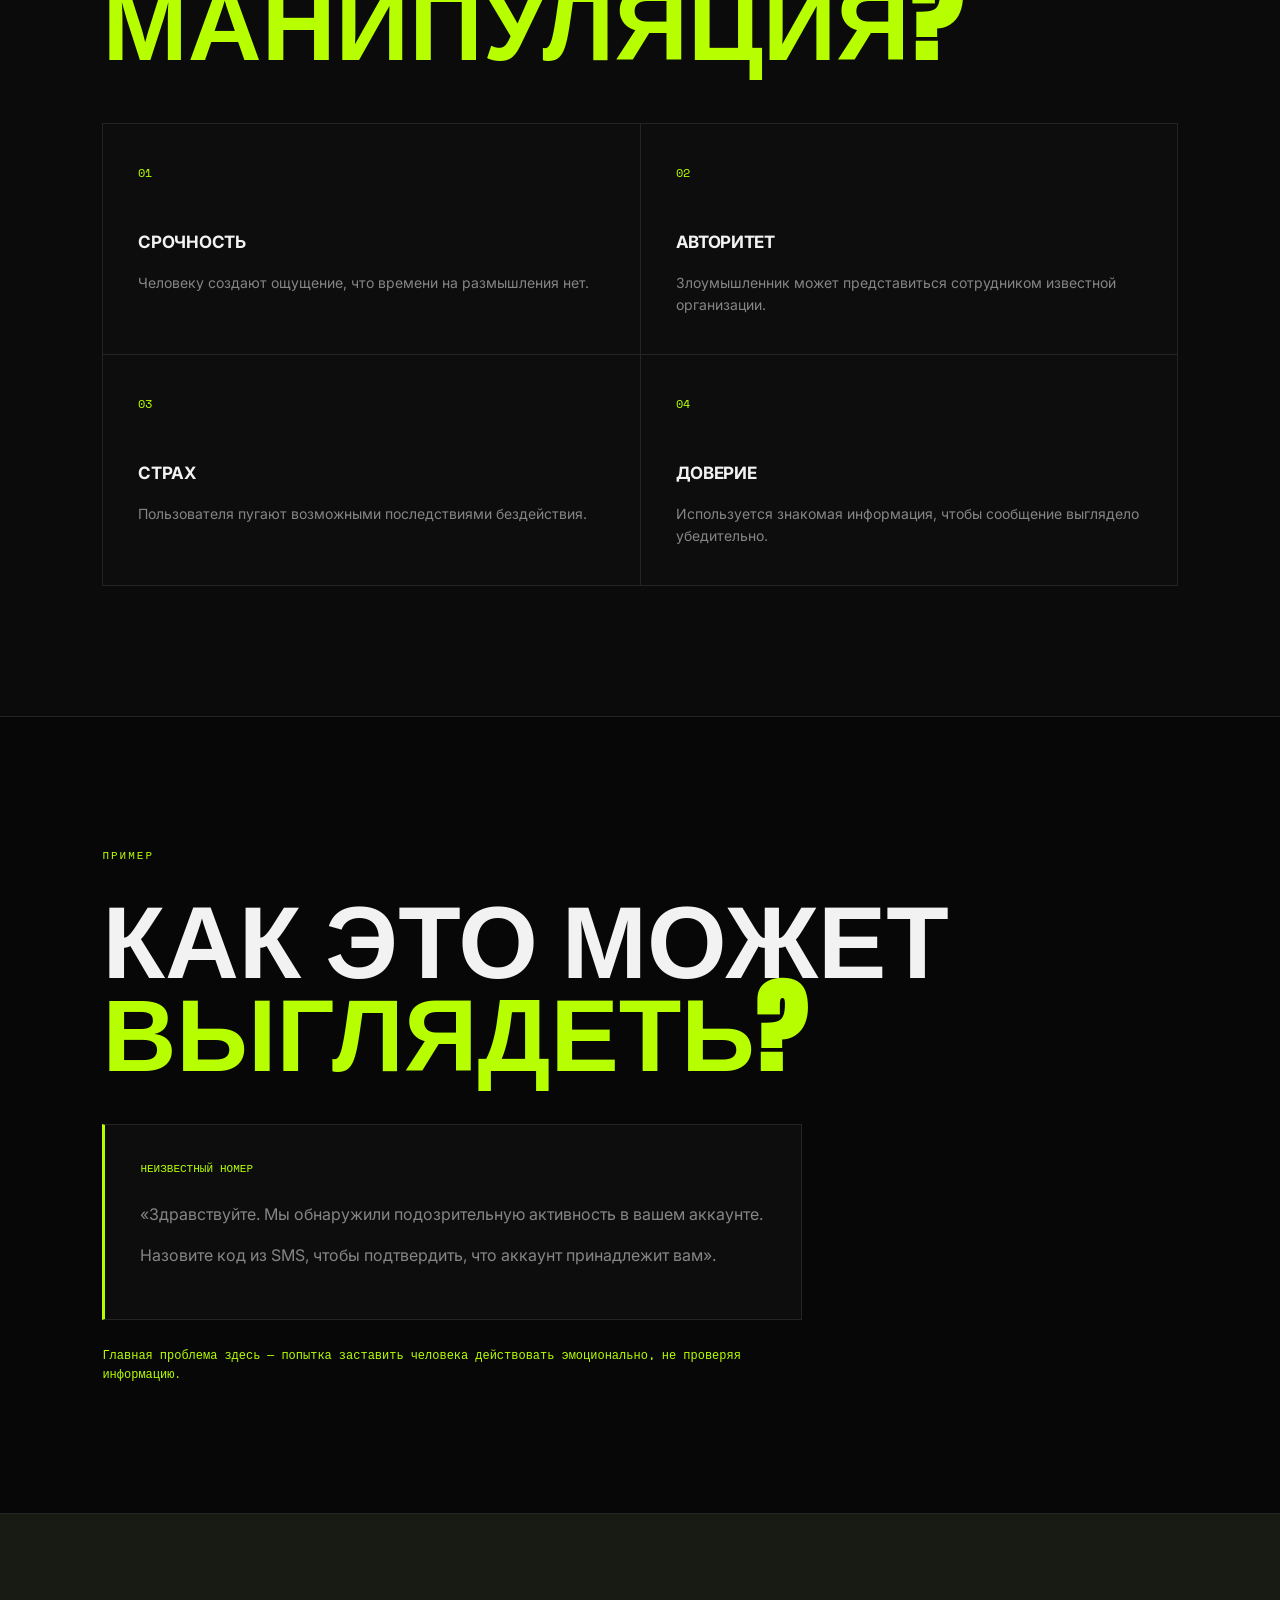
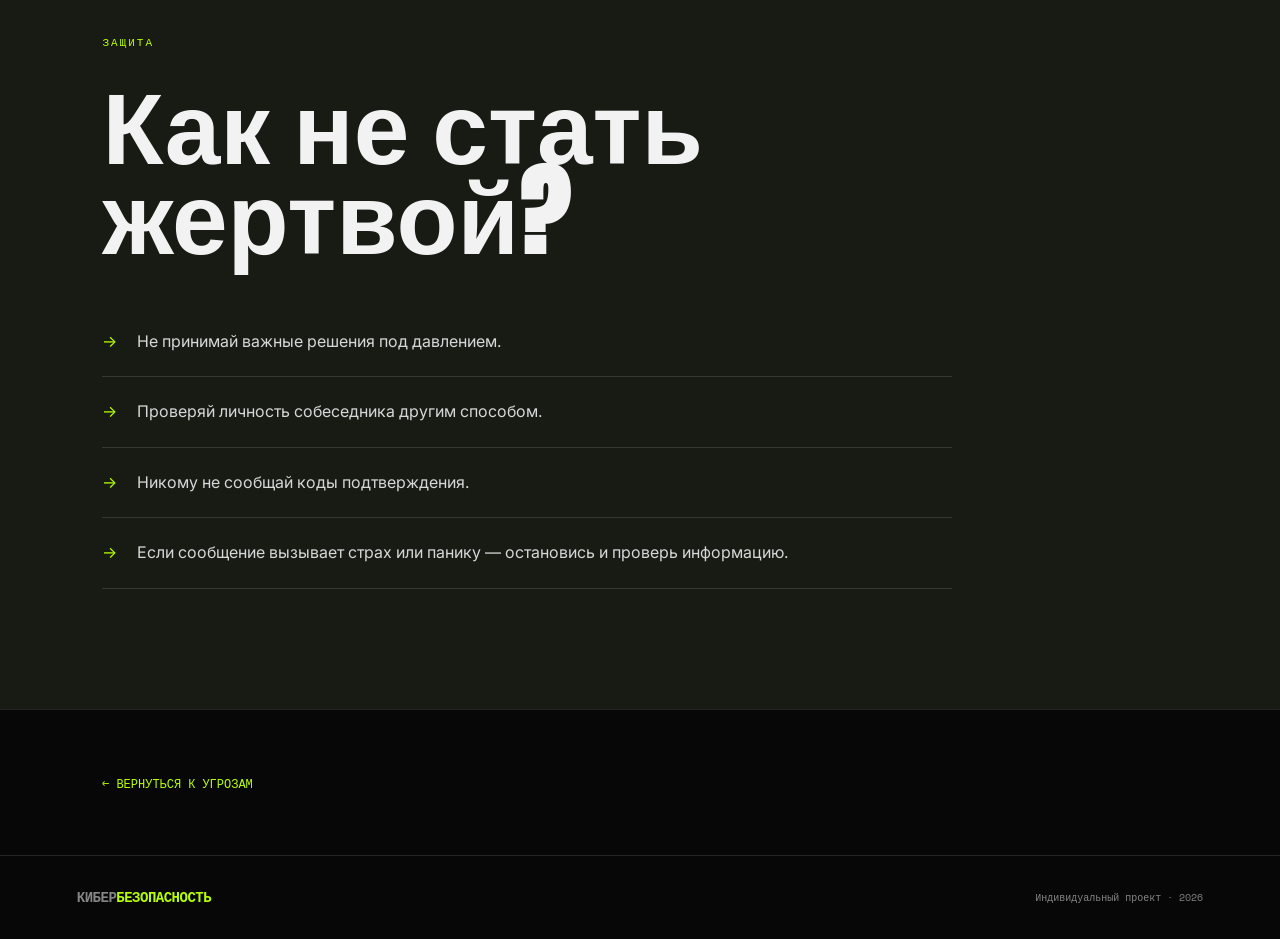
<file: social-engineering.html>
<!DOCTYPE html>
<html lang="ru">
<head>
    <meta charset="UTF-8">
    <meta name="viewport" content="width=device-width, initial-scale=1.0">

    <title>Социальная инженерия — Кибербезопасность</title>

    <link rel="preconnect" href="https://fonts.googleapis.com">
    <link rel="preconnect" href="https://fonts.gstatic.com" crossorigin>

    <link href="https://fonts.googleapis.com/css2?family=Anton&family=Inter:wght@400;500;600;700&family=Space+Mono:wght@400;700&display=swap" rel="stylesheet">

    <link rel="stylesheet" href="style.css">
</head>

<body>

<header class="header">

    <a href="index.html" class="logo">
        КИБЕР<span>БЕЗОПАСНОСТЬ</span>
    </a>

    <ul class="nav-links">
    <li><a href="index.html#basics">Основы</a></li>
    <li><a href="index.html#threats">Угрозы</a></li>
    <li><a href="index.html#defense">Защита</a></li>
    <li><a href="index.html#quiz">Тест</a></li>
</ul>

</header>


<main>

<section class="article-hero">

    <div class="section-label">
        УГРОЗА / 03
    </div>

    <h1>
        СОЦИАЛЬНАЯ<br>
        ИНЖЕНЕРИЯ
    </h1>

    <p>
        Манипуляция человеком вместо взлома
        технической системы.
    </p>

</section>


<section class="article-section">

    <div class="article-grid">

        <div>

            <div class="section-label">
                ЧТО ЭТО?
            </div>

            <h2>
                Главная цель —<br>
                <span>человек</span>
            </h2>

        </div>

        <div class="article-text">

            <p>
                Социальная инженерия — это методы психологической
                манипуляции, которые используются для того,
                чтобы человек сам раскрыл информацию
                или выполнил определённое действие.
            </p>

            <p>
                В отличие от технической атаки злоумышленнику
                часто не нужно взламывать систему.
                Достаточно убедить пользователя сделать
                нужное действие самостоятельно.
            </p>

        </div>

    </div>

</section>


<section class="article-section dark-section">

    <div class="section-label">
        МЕТОДЫ
    </div>

    <h2>
        На чём строится<br>
        <span>манипуляция?</span>
    </h2>


    <div class="warning-grid">

        <div class="warning-card">

            <span>01</span>

            <h3>СРОЧНОСТЬ</h3>

            <p>
                Человеку создают ощущение,
                что времени на размышления нет.
            </p>

        </div>


        <div class="warning-card">

            <span>02</span>

            <h3>АВТОРИТЕТ</h3>

            <p>
                Злоумышленник может представиться
                сотрудником известной организации.
            </p>

        </div>


        <div class="warning-card">

            <span>03</span>

            <h3>СТРАХ</h3>

            <p>
                Пользователя пугают возможными
                последствиями бездействия.
            </p>

        </div>


        <div class="warning-card">

            <span>04</span>

            <h3>ДОВЕРИЕ</h3>

            <p>
                Используется знакомая информация,
                чтобы сообщение выглядело убедительно.
            </p>

        </div>

    </div>

</section>


<section class="article-section">

    <div class="section-label">
        ПРИМЕР
    </div>

    <h2>
        Как это может<br>
        <span>выглядеть?</span>
    </h2>


    <div class="example-message">

        <div class="example-top">
            НЕИЗВЕСТНЫЙ НОМЕР
        </div>

        <p>
            «Здравствуйте. Мы обнаружили подозрительную
            активность в вашем аккаунте.
        </p>

        <p>
            Назовите код из SMS, чтобы подтвердить,
            что аккаунт принадлежит вам».
        </p>

    </div>


    <p class="example-warning">
        Главная проблема здесь — попытка заставить
        человека действовать эмоционально, не проверяя
        информацию.
    </p>

</section>


<section class="protection-section">

    <div class="section-label">
        ЗАЩИТА
    </div>

    <h2>
        Как не стать жертвой?
    </h2>

    <ul class="protection-list">

        <li>
            Не принимай важные решения под давлением.
        </li>

        <li>
            Проверяй личность собеседника другим способом.
        </li>

        <li>
            Никому не сообщай коды подтверждения.
        </li>

        <li>
            Если сообщение вызывает страх или панику —
            остановись и проверь информацию.
        </li>

    </ul>

</section>


<div class="back-section">

    <a href="index.html#threats" class="back-link">
        ← ВЕРНУТЬСЯ К УГРОЗАМ
    </a>

</div>

</main>


<footer class="footer">

    <div class="logo">
        КИБЕР<span>БЕЗОПАСНОСТЬ</span>
    </div>

    <div>
        Индивидуальный проект · 2026
    </div>

</footer>

</body>
</html>
</file>
<file: style.css>
:root {
    --bg: #070707;
    --surface: #0d0d0d;
    --surface-light: #111111;
    --border: #242424;

    --text: #f2f2f2;
    --muted: #858585;

    --accent: #b7ff00;
    --green-dark: #171b14;
}

* {
    margin: 0;
    padding: 0;
    box-sizing: border-box;

    user-select: none;
    -webkit-user-select: none;
    -moz-user-select: none;
    -ms-user-select: none;
}

html {
    scroll-behavior: smooth;
}

body {
    background: var(--bg);
    color: var(--text);

    font-family: "Inter", sans-serif;

    line-height: 1.6;

    overflow-x: hidden;
}

a {
    color: inherit;
    text-decoration: none;
}


/* HEADER */

.header {
    position: sticky;
    top: 0;
    z-index: 1000;

    width: 100%;

    display: flex;
    align-items: center;
    justify-content: space-between;

    padding: 22px 6%;

    background: rgba(7, 7, 7, 0.92);

    border-bottom: 1px solid var(--border);

    backdrop-filter: blur(12px);
}

.logo {
    font-family: "Space Mono", monospace;

    font-size: 14px;
    font-weight: 700;

    letter-spacing: -0.5px;

    white-space: nowrap;
}

.logo span {
    color: var(--accent);
}


/* NAVIGATION */

.nav-links {
    display: flex;
    flex-direction: row;
    align-items: center;

    gap: 32px;

    list-style: none;

    margin: 0;
    padding: 0;
}

.nav-links li {
    margin: 0;
    padding: 0;

    list-style: none;
}

.nav-links a {
    display: block;

    font-family: "Space Mono", monospace;

    font-size: 11px;

    text-transform: uppercase;

    color: var(--muted);

    white-space: nowrap;

    transition: 0.25s ease;
}

.nav-links a:hover {
    color: var(--accent);
}


/* HERO */

.hero {
    min-height: 88vh;

    display: flex;
    flex-direction: column;
    justify-content: center;

    padding: 100px 8%;

    position: relative;

    border-bottom: 1px solid var(--border);

    background-image:
        linear-gradient(rgba(255,255,255,0.025) 1px, transparent 1px),
        linear-gradient(90deg, rgba(255,255,255,0.025) 1px, transparent 1px);

    background-size: 70px 70px;
}

.hero::after {
    content: "";

    position: absolute;

    width: 500px;
    height: 500px;

    right: -250px;
    top: 100px;

    border: 1px solid rgba(183,255,0,0.12);

    border-radius: 50%;
}

.hero-label,
.section-label {
    font-family: "Space Mono", monospace;

    color: var(--accent);

    font-size: 11px;

    letter-spacing: 2px;

    margin-bottom: 25px;
}

.hero h1 {
    font-family: "Anton", sans-serif;

    font-size: clamp(80px, 13vw, 190px);

    line-height: 0.85;

    letter-spacing: -3px;

    max-width: 1100px;
}

.hero h1 span {
    color: var(--accent);
}

.hero-description {
    max-width: 650px;

    color: var(--muted);

    margin-top: 45px;

    font-size: 17px;
}

.hero-buttons {
    display: flex;

    gap: 15px;

    margin-top: 35px;
}


/* BUTTONS */

.button {
    display: inline-flex;

    align-items: center;
    justify-content: center;

    min-height: 48px;

    padding: 0 25px;

    border: 1px solid var(--border);

    font-family: "Space Mono", monospace;

    font-size: 11px;

    text-transform: uppercase;

    cursor: pointer;

    transition: 0.25s ease;
}

.button-primary {
    background: var(--accent);

    color: #050505;

    border-color: var(--accent);
}

.button-primary:hover {
    background: #d0ff66;
}

.button-secondary {
    background: transparent;

    color: var(--text);
}

.button-secondary:hover {
    border-color: var(--accent);

    color: var(--accent);
}

.button-danger {
    background: transparent;

    color: #ff7777;

    border-color: #633333;
}

.button-danger:hover {
    background: #351818;
}


/* SECTIONS */

.section {
    padding: 140px 8%;

    border-bottom: 1px solid var(--border);
}

.section h2,
.article-section h2 {
    font-family: "Anton", sans-serif;

    font-size: clamp(55px, 8vw, 110px);

    line-height: 0.9;

    text-transform: uppercase;

    margin-bottom: 35px;
}

.section h2 span,
.article-section h2 span {
    color: var(--accent);
}

.section-intro {
    max-width: 650px;

    color: var(--muted);

    font-size: 17px;

    margin-bottom: 60px;
}


/* INFO CARDS */

.info-grid {
    display: grid;

    grid-template-columns: repeat(3, 1fr);

    gap: 1px;

    background: var(--border);

    border: 1px solid var(--border);
}

.info-card {
    background: var(--surface);

    padding: 40px;

    min-height: 280px;

    transition: 0.3s ease;
}

.info-card:hover {
    background: var(--surface-light);
}

.card-number {
    font-family: "Space Mono", monospace;

    color: var(--accent);

    font-size: 12px;

    margin-bottom: 50px;
}

.info-card h3,
.threat-card h3,
.defense-item h3,
.warning-card h3,
.step h3 {
    font-size: 17px;

    letter-spacing: -0.3px;

    margin-bottom: 15px;
}

.info-card p,
.threat-card p,
.defense-item p,
.warning-card p,
.step p {
    color: var(--muted);

    font-size: 14px;
}


/* THREATS */

.threats-section {
    background:
        radial-gradient(
            circle at 80% 20%,
            rgba(183,255,0,0.05),
            transparent 30%
        );
}

.threat-grid {
    display: grid;

    grid-template-columns: repeat(2, 1fr);

    gap: 1px;

    background: var(--border);

    border: 1px solid var(--border);
}

.threat-card {
    min-height: 350px;

    padding: 40px;

    background: var(--surface);

    display: flex;
    flex-direction: column;

    transition: 0.3s ease;
}

.threat-card:hover {
    background: var(--surface-light);
}

.threat-icon {
    font-family: "Space Mono", monospace;

    color: var(--accent);

    font-size: 12px;

    margin-bottom: 60px;
}

.threat-card h3 {
    font-size: 25px;
}

.learn-more {
    margin-top: auto;

    padding-top: 35px;

    font-family: "Space Mono", monospace;

    font-size: 11px;

    color: var(--accent);

    transition: 0.2s ease;
}

.learn-more:hover {
    letter-spacing: 1px;
}


/* DEFENSE */

.defense-list {
    border-top: 1px solid var(--border);
}

.defense-item {
    display: grid;

    grid-template-columns: 100px 1fr;

    gap: 30px;

    padding: 35px 0;

    border-bottom: 1px solid var(--border);
}

.defense-number {
    font-family: "Space Mono", monospace;

    color: var(--accent);

    font-size: 12px;
}


/* SCENARIO */

.scenario {
    padding: 140px 8%;

    background: var(--green-dark);

    border-bottom: 1px solid var(--border);
}

.scenario-content {
    max-width: 1000px;

    margin: auto;
}

.scenario h2 {
    font-family: "Anton", sans-serif;

    font-size: clamp(60px, 9vw, 120px);

    line-height: 0.85;

    text-transform: uppercase;

    margin-bottom: 50px;
}

.scenario h2 span {
    color: var(--accent);
}

.message-window {
    max-width: 650px;

    border: 1px solid #39402e;

    background: #0d100c;

    margin-bottom: 30px;
}

.message-header {
    padding: 15px 20px;

    border-bottom: 1px solid #39402e;

    font-family: "Space Mono", monospace;

    font-size: 11px;

    color: var(--accent);
}

.message-body {
    padding: 30px;

    color: #d9d9d9;
}

.fake-link {
    margin-top: 20px;

    color: var(--accent);

    font-family: "Space Mono", monospace;

    font-size: 13px;
}

.scenario-buttons {
    display: flex;

    gap: 12px;

    flex-wrap: wrap;
}

.scenario-result {
    max-width: 650px;

    margin-top: 25px;

    font-family: "Space Mono", monospace;

    font-size: 13px;

    color: var(--accent);
}


/* QUIZ */

.quiz-section {
    background:
        linear-gradient(
            120deg,
            rgba(183,255,0,0.03),
            transparent 50%
        );
}

.quiz-box {
    max-width: 800px;

    padding: 45px;

    border: 1px solid var(--border);

    background: var(--surface);
}

.quiz-progress {
    margin-bottom: 60px;
}

.quiz-progress span {
    font-family: "Space Mono", monospace;

    color: var(--muted);

    font-size: 11px;
}

.progress-line {
    width: 100%;

    height: 3px;

    background: var(--border);

    margin-top: 12px;
}

#progress-bar {
    height: 100%;

    width: 20%;

    background: var(--accent);

    transition: width 0.3s ease;
}

.quiz-box h3 {
    font-size: 25px;

    line-height: 1.4;

    margin-bottom: 35px;
}

.quiz-buttons {
    display: flex;

    gap: 10px;
}

.quiz-button {
    flex: 1;

    padding: 16px;

    border: 1px solid var(--border);

    background: transparent;

    color: var(--text);

    font-family: "Space Mono", monospace;

    cursor: pointer;

    transition: 0.2s ease;
}

.quiz-button:hover {
    border-color: var(--accent);

    color: var(--accent);
}

.quiz-result {
    margin-top: 30px;
}


/* FINAL */

.final-section {
    padding: 170px 8%;

    text-align: center;

    border-bottom: 1px solid var(--border);
}

.final-section h2 {
    font-family: "Anton", sans-serif;

    font-size: clamp(60px, 10vw, 140px);

    line-height: 0.85;

    margin-bottom: 35px;
}

.final-section p {
    max-width: 600px;

    margin: 0 auto 35px;

    color: var(--muted);
}


/* ARTICLE PAGES */

.article-hero {
    min-height: 65vh;

    padding: 150px 8% 100px;

    display: flex;
    flex-direction: column;

    justify-content: center;

    border-bottom: 1px solid var(--border);

    background-image:
        linear-gradient(rgba(255,255,255,0.025) 1px, transparent 1px),
        linear-gradient(90deg, rgba(255,255,255,0.025) 1px, transparent 1px);

    background-size: 70px 70px;
}

.article-hero h1 {
    font-family: "Anton", sans-serif;

    font-size: clamp(75px, 12vw, 170px);

    line-height: 0.85;

    color: var(--accent);

    max-width: 1100px;
}

.article-hero p {
    max-width: 650px;

    margin-top: 40px;

    color: var(--muted);

    font-size: 18px;
}

.article-section {
    padding: 130px 8%;

    border-bottom: 1px solid var(--border);
}

.article-grid {
    display: grid;

    grid-template-columns: 1fr 1fr;

    gap: 100px;

    align-items: start;
}

.article-text {
    padding-top: 50px;
}

.article-text p {
    color: var(--muted);

    font-size: 17px;

    margin-bottom: 25px;
}

.dark-section {
    background: #0b0b0b;
}


/* STEPS */

.steps {
    margin-top: 60px;

    border-top: 1px solid var(--border);
}

.step {
    display: grid;

    grid-template-columns: 80px 1fr;

    gap: 25px;

    padding: 35px 0;

    border-bottom: 1px solid var(--border);
}

.step > span,
.warning-card > span {
    font-family: "Space Mono", monospace;

    color: var(--accent);

    font-size: 12px;
}


/* WARNING CARDS */

.warning-grid {
    display: grid;

    grid-template-columns: repeat(2, 1fr);

    gap: 1px;

    background: var(--border);

    border: 1px solid var(--border);

    margin-top: 60px;
}

.warning-card {
    padding: 35px;

    min-height: 230px;

    background: var(--surface);
}

.warning-card h3 {
    margin-top: 45px;
}


/* EXAMPLE */

.example-message {
    max-width: 700px;

    margin-top: 50px;

    padding: 35px;

    background: var(--surface);

    border: 1px solid var(--border);

    border-left: 3px solid var(--accent);
}

.example-top {
    color: var(--accent);

    font-family: "Space Mono", monospace;

    font-size: 11px;

    margin-bottom: 25px;
}

.example-message p {
    color: var(--muted);

    margin-bottom: 15px;
}

.example-warning {
    max-width: 700px;

    color: var(--accent);

    margin-top: 25px;

    font-family: "Space Mono", monospace;

    font-size: 12px;
}


/* PROTECTION */

.protection-section {
    padding: 120px 8%;

    background: var(--green-dark);

    border-bottom: 1px solid var(--border);
}

.protection-section h2 {
    font-family: "Anton", sans-serif;

    font-size: clamp(55px, 8vw, 100px);

    line-height: 0.9;

    margin-bottom: 50px;
}

.protection-list {
    list-style: none;

    max-width: 850px;
}

.protection-list li {
    position: relative;

    padding: 22px 0 22px 35px;

    border-bottom: 1px solid #34392e;

    color: #d7d7d7;
}

.protection-list li::before {
    content: "→";

    position: absolute;

    left: 0;

    color: var(--accent);
}


/* BACK */

.back-section {
    padding: 60px 8%;

    border-bottom: 1px solid var(--border);
}

.back-link {
    font-family: "Space Mono", monospace;

    font-size: 12px;

    color: var(--accent);

    transition: 0.2s ease;
}

.back-link:hover {
    letter-spacing: 1px;
}


/* FOOTER */

.footer {
    padding: 30px 6%;

    display: flex;

    align-items: center;

    justify-content: space-between;

    color: var(--muted);

    font-family: "Space Mono", monospace;

    font-size: 10px;
}


/* RESPONSIVE */

@media (max-width: 850px) {

    .header {
        padding: 18px 5%;
    }

    .nav-links {
        gap: 15px;
    }

    .nav-links a {
        font-size: 9px;
    }

    .hero,
    .section,
    .scenario,
    .article-section,
    .protection-section {
        padding-left: 6%;
        padding-right: 6%;
    }

    .info-grid,
    .threat-grid,
    .warning-grid {
        grid-template-columns: 1fr;
    }

    .article-grid {
        grid-template-columns: 1fr;

        gap: 20px;
    }

    .article-text {
        padding-top: 0;
    }

    .hero {
        min-height: 75vh;
    }

    .hero h1 {
        font-size: 16vw;
    }

    .article-hero {
        padding-left: 6%;
        padding-right: 6%;
    }

    .article-hero h1 {
        font-size: 15vw;
    }

    .footer {
        flex-direction: column;

        gap: 15px;

        align-items: flex-start;
    }
}


@media (max-width: 500px) {

    .header {
        position: relative;

        flex-direction: column;

        align-items: flex-start;

        gap: 18px;
    }

    .nav-links {
        width: 100%;

        display: flex;
        flex-direction: row;

        justify-content: space-between;

        gap: 8px;
    }

    .nav-links a {
        font-size: 8px;
    }

    .hero {
        padding-top: 80px;

        min-height: 80vh;
    }

    .hero h1 {
        font-size: 18vw;

        letter-spacing: -1px;
    }

    .hero-description {
        font-size: 14px;
    }

    .hero-buttons {
        flex-direction: column;

        align-items: stretch;
    }

    .section,
    .scenario,
    .article-section,
    .protection-section {
        padding-top: 90px;

        padding-bottom: 90px;
    }

    .section h2,
    .article-section h2 {
        font-size: 15vw;
    }

    .info-card,
    .threat-card {
        padding: 30px;
    }

    .defense-item {
        grid-template-columns: 45px 1fr;

        gap: 15px;
    }

    .quiz-box {
        padding: 25px;
    }

    .quiz-buttons {
        flex-direction: column;
    }

    .step {
        grid-template-columns: 45px 1fr;
    }

}
</file>
